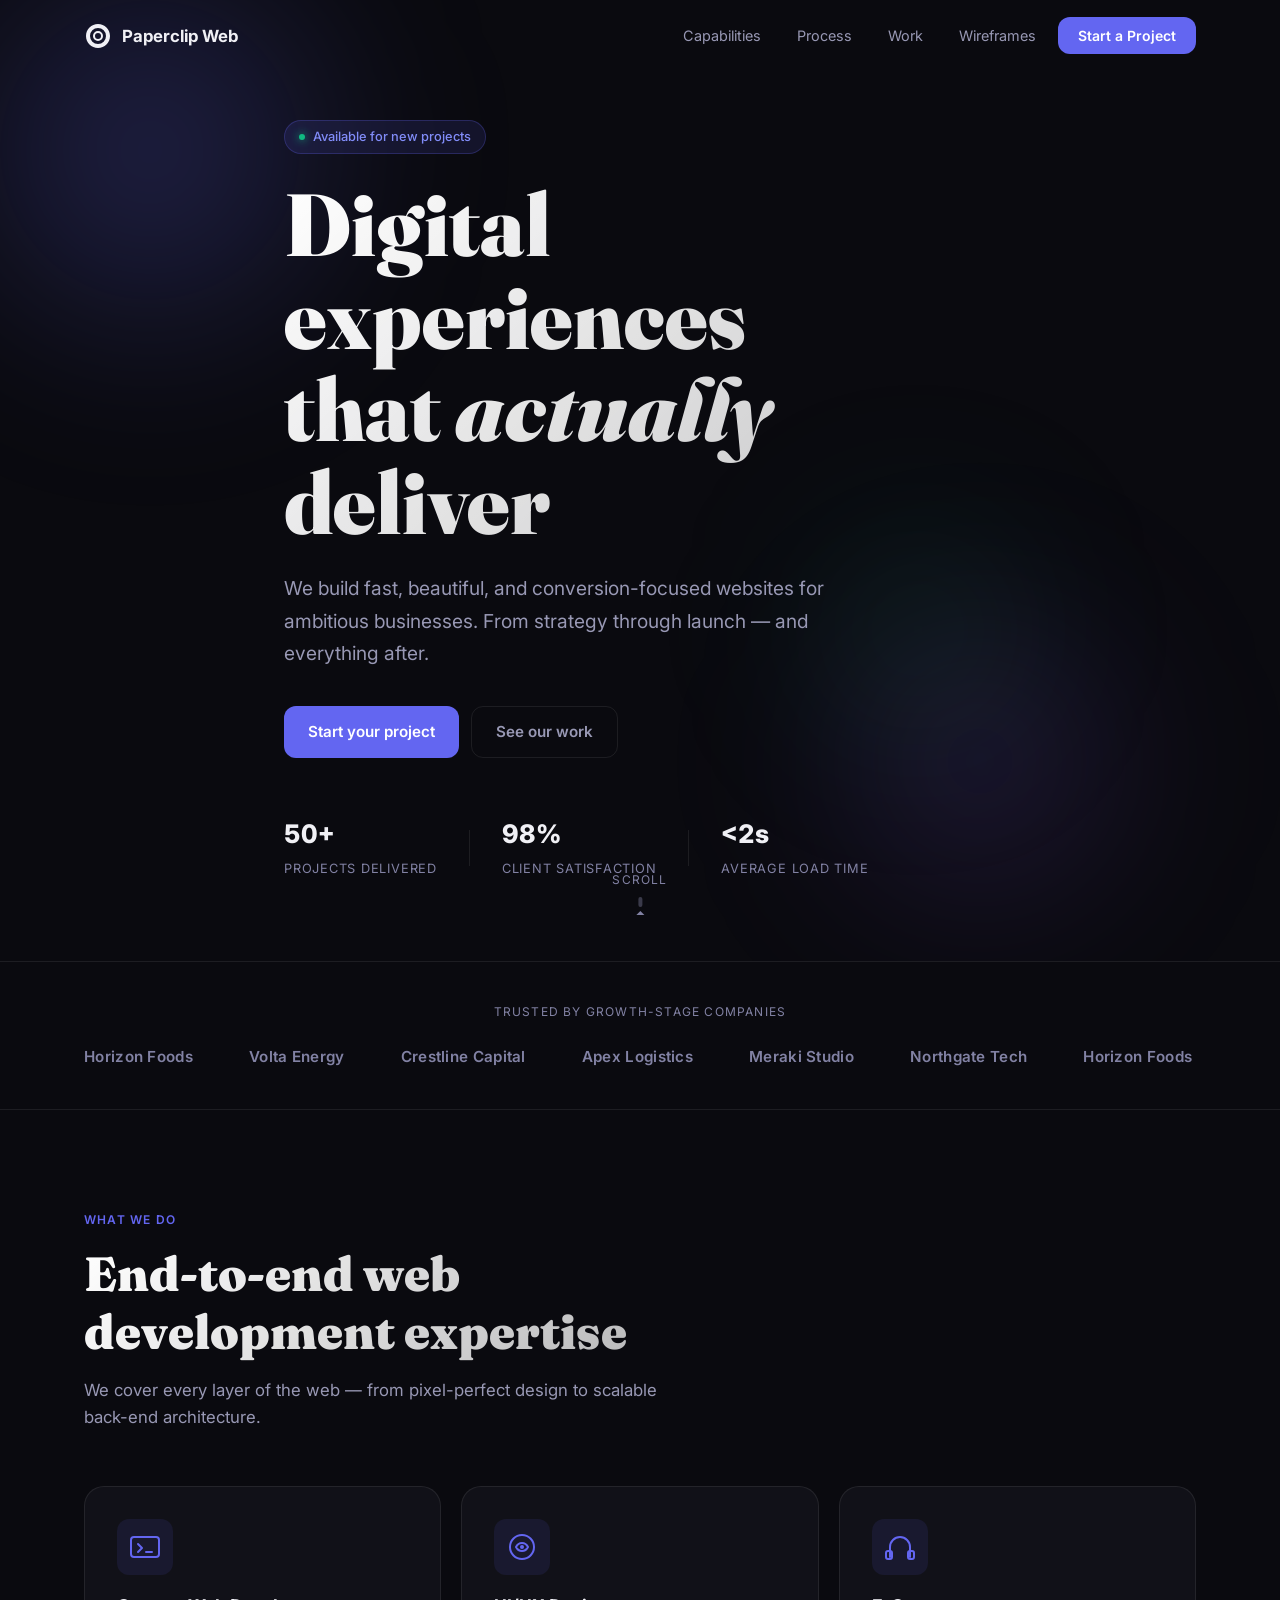
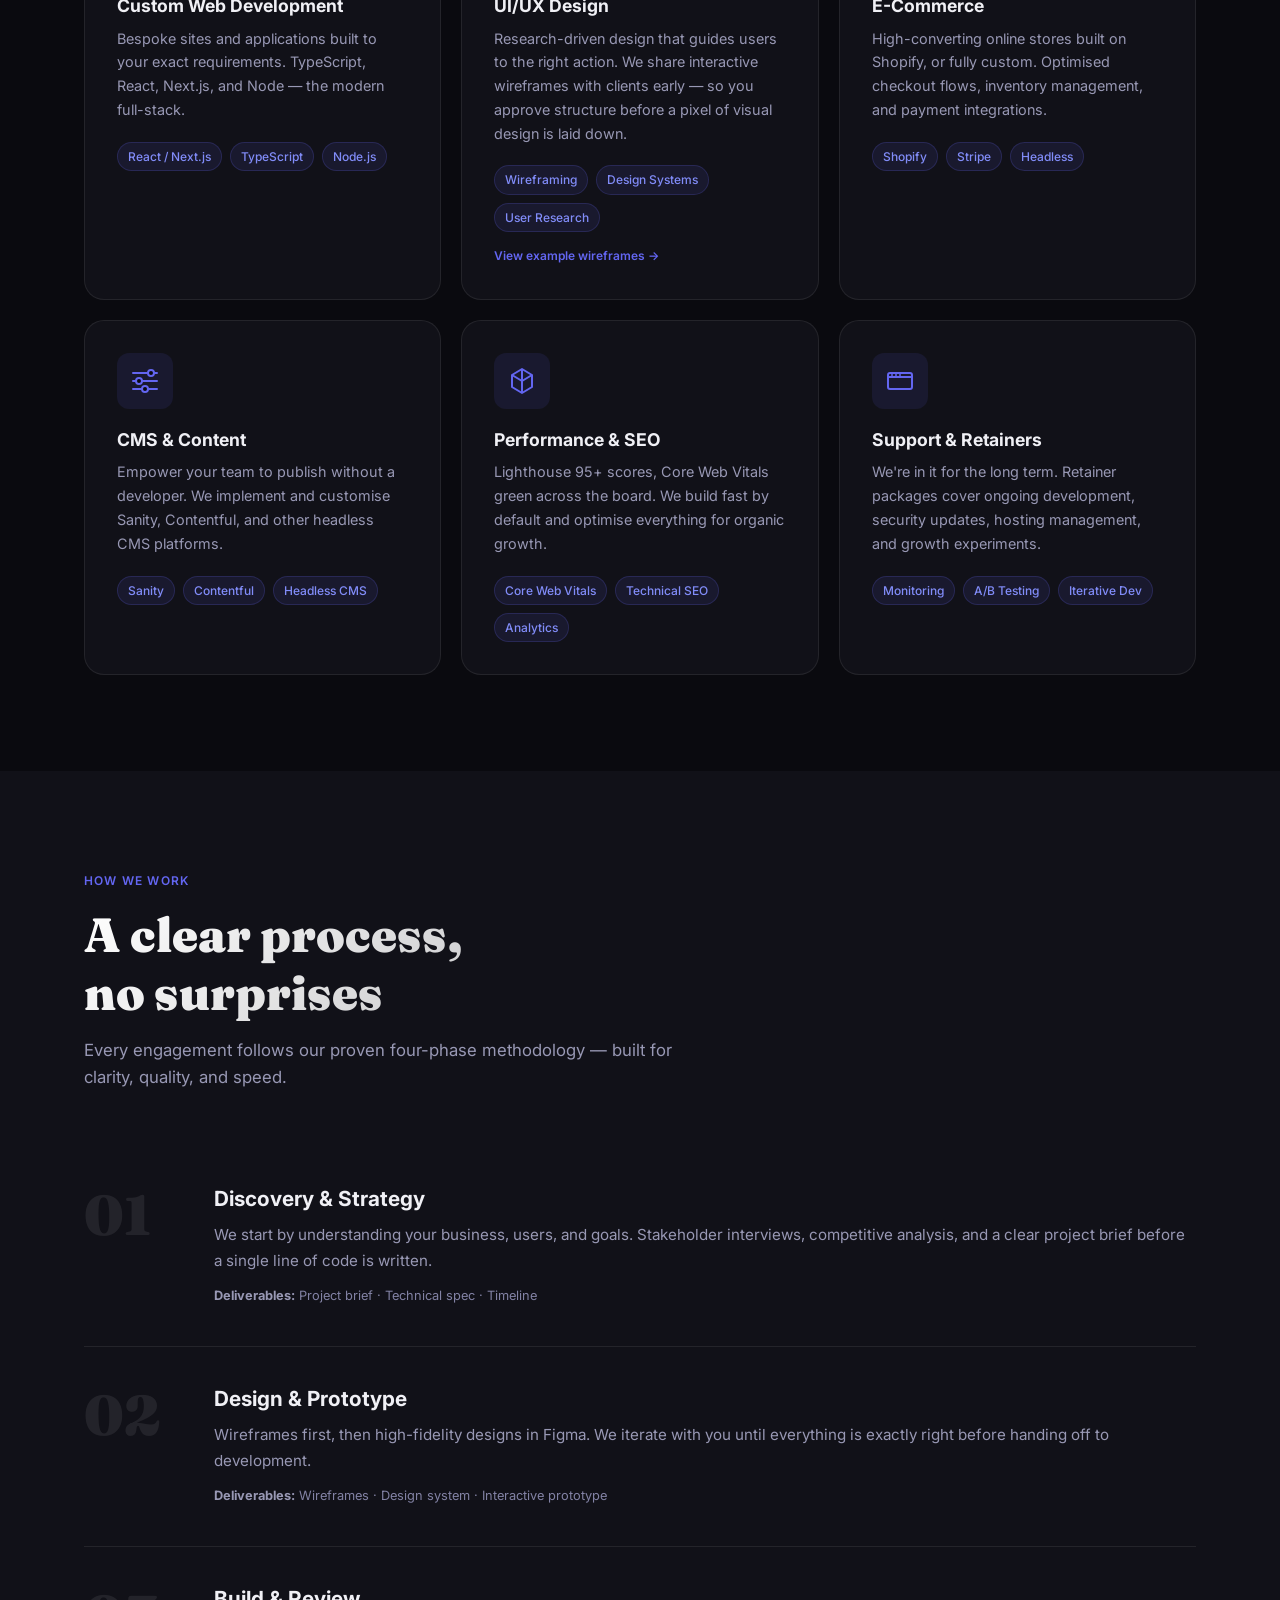
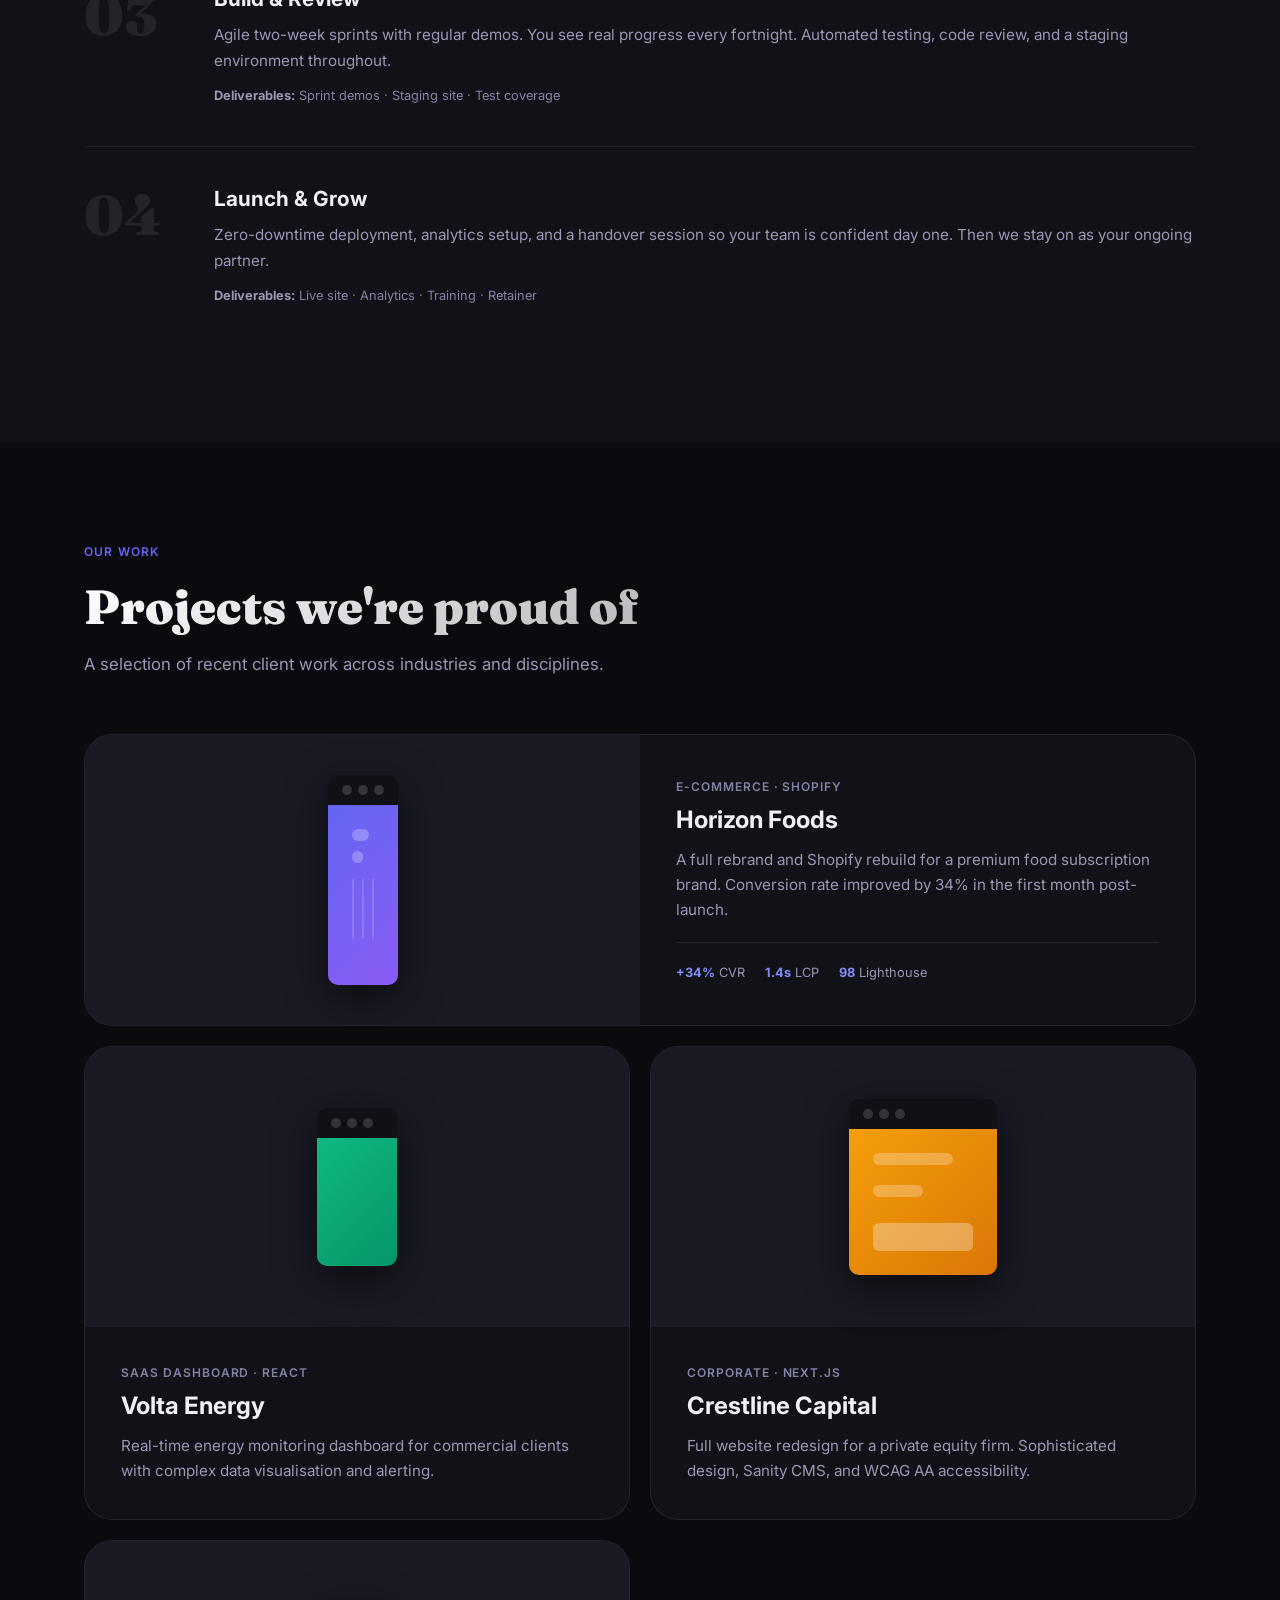
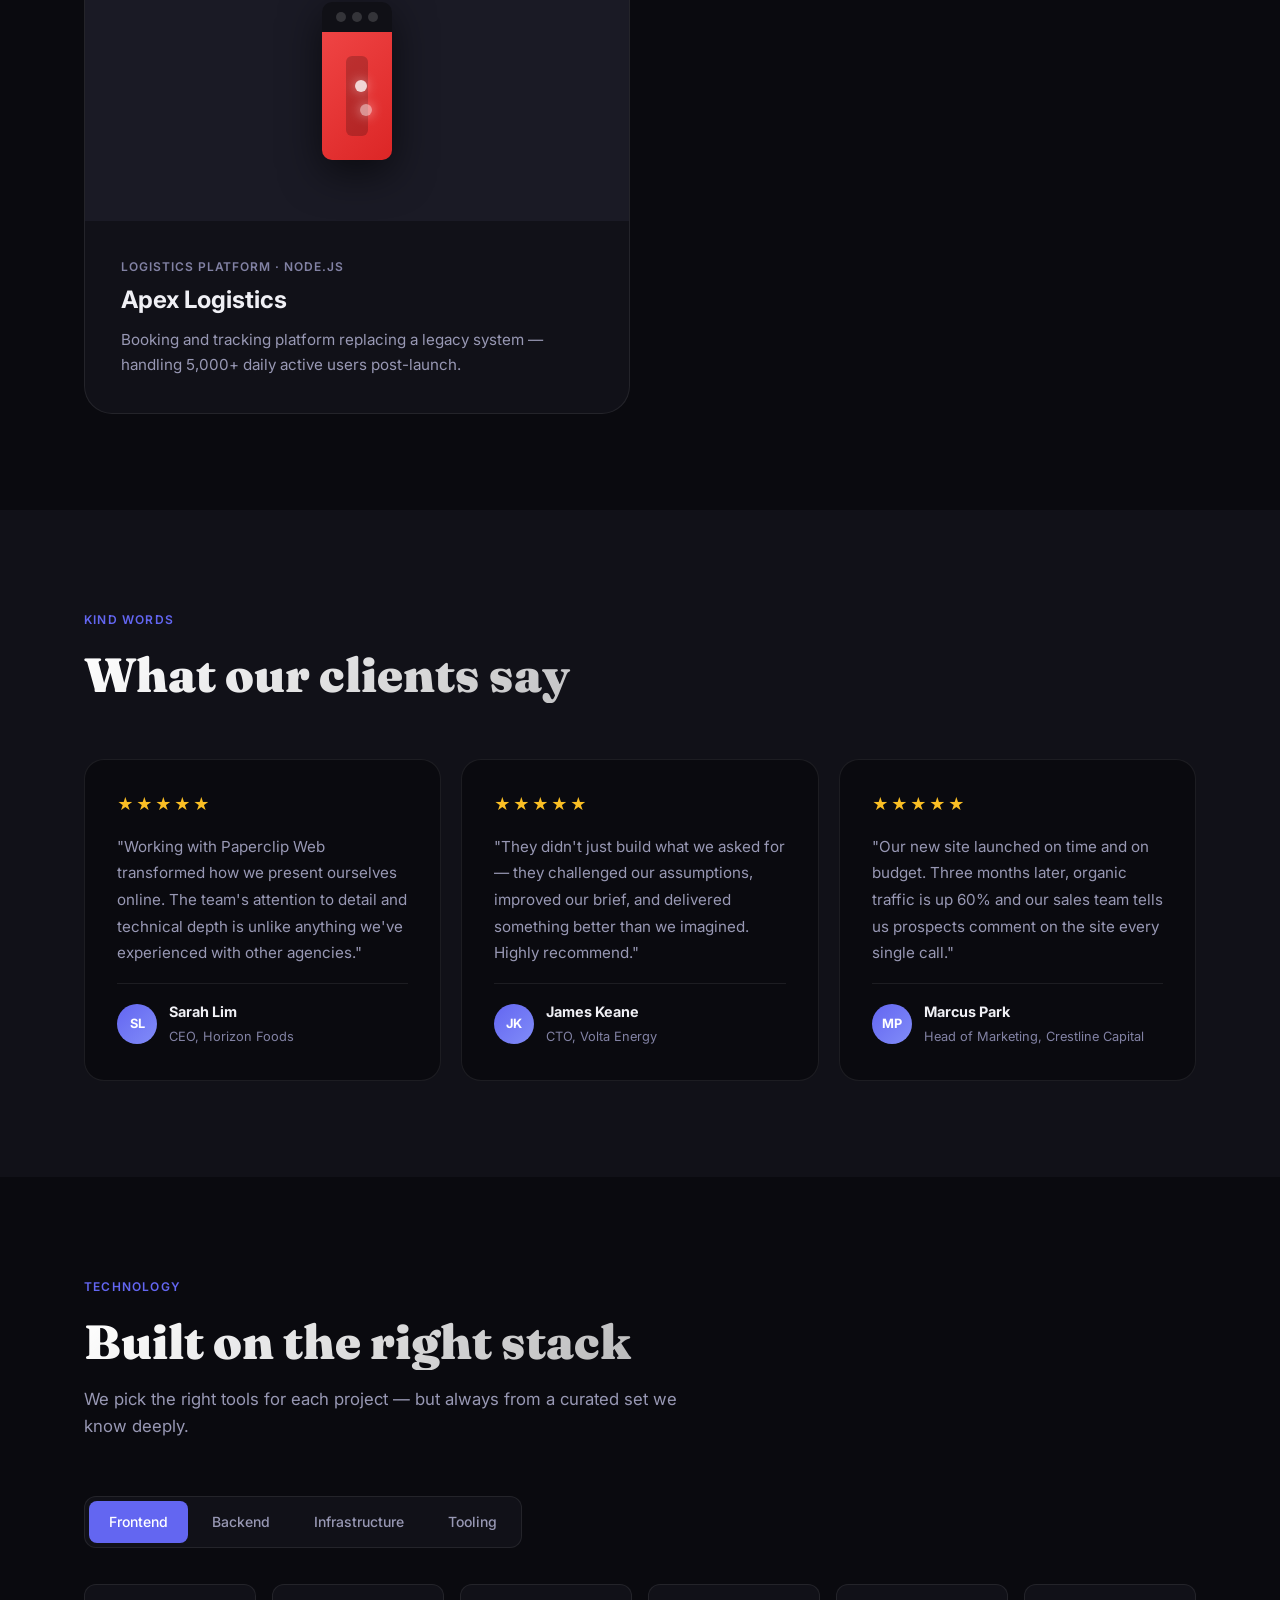
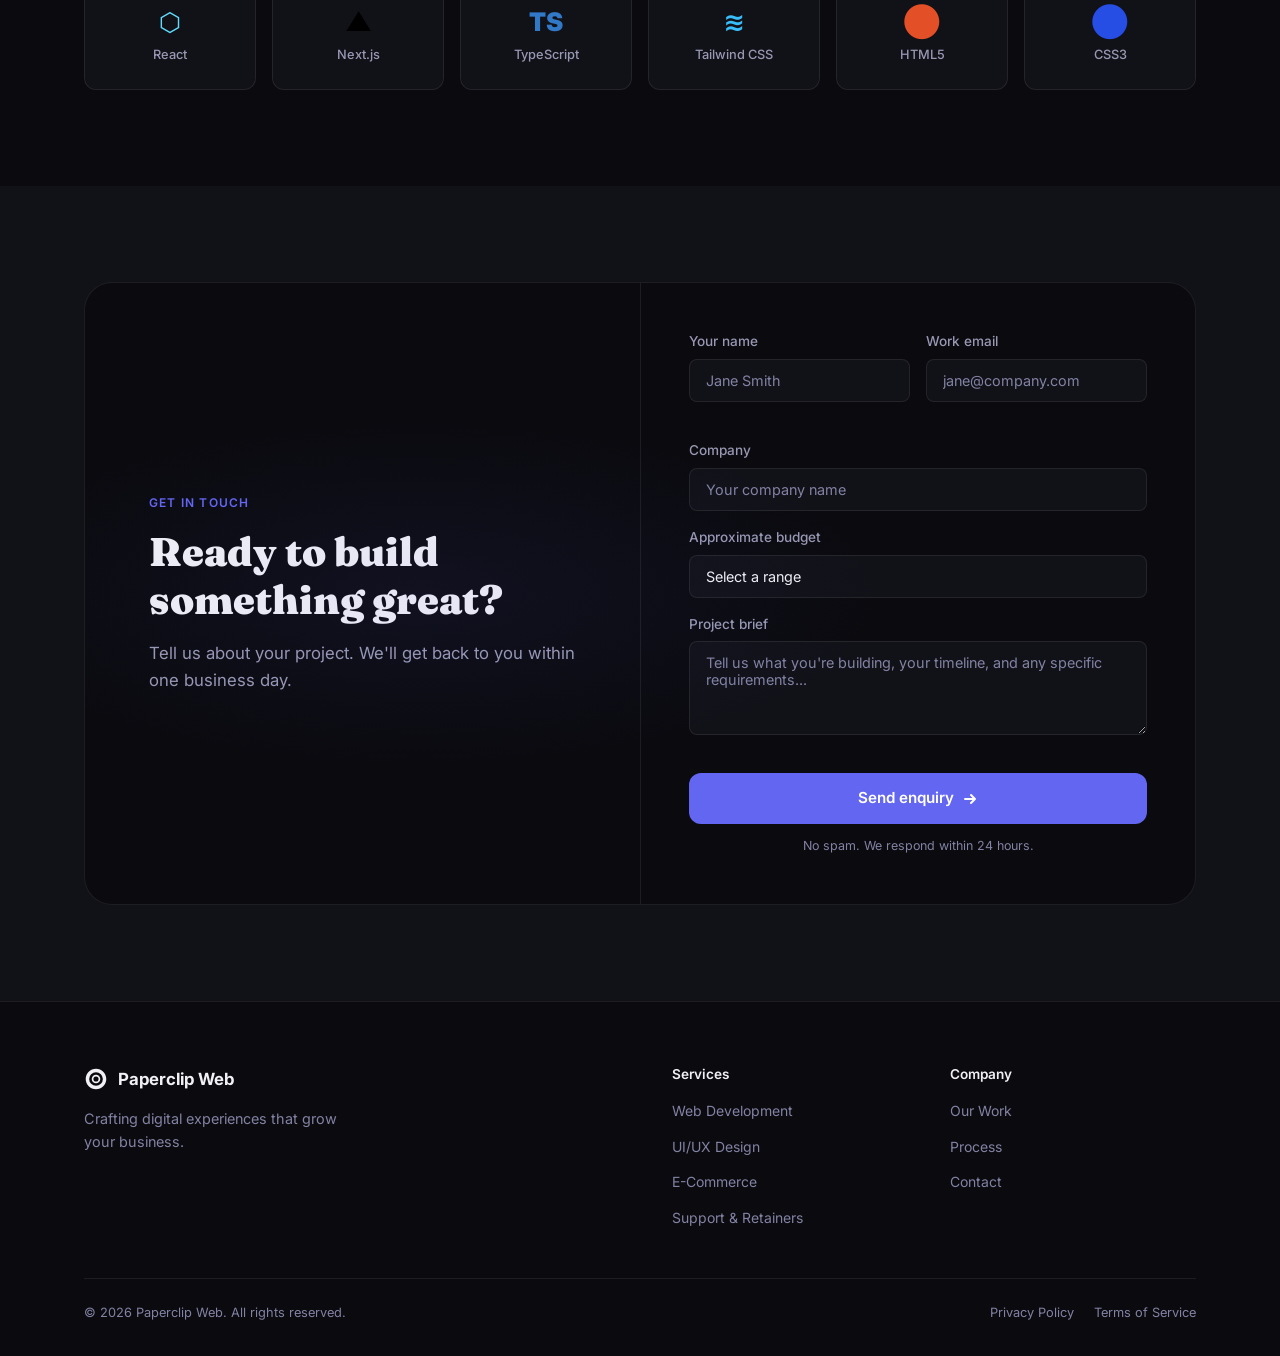
<file: index.html>
<!DOCTYPE html>
<html lang="en">
<head>
  <meta charset="UTF-8" />
  <meta name="viewport" content="width=device-width, initial-scale=1.0" />
  <meta name="description" content="Paperclip Web — Crafting digital experiences that grow your business. Professional web design and development." />
  <title>Paperclip Web — Digital Experiences That Deliver</title>
  <link rel="stylesheet" href="styles.css" />
  <link rel="preconnect" href="https://fonts.googleapis.com" />
  <link href="https://fonts.googleapis.com/css2?family=Inter:wght@300;400;500;600;700;800&family=Fraunces:wght@700;900&display=swap" rel="stylesheet" />
</head>
<body>

  <a href="#main-content" class="skip-to-main">Skip to main content</a>

  <!-- Navigation -->
  <header class="nav-wrapper" id="nav">
    <nav class="nav container">
      <a href="#" class="nav__logo">
        <svg width="28" height="28" viewBox="0 0 28 28" fill="none" aria-hidden="true">
          <path d="M14 2C7.373 2 2 7.373 2 14s5.373 12 12 12 12-5.373 12-12S20.627 2 14 2zm0 4a8 8 0 110 16A8 8 0 0114 6zm0 3a5 5 0 100 10A5 5 0 0014 9zm0 2a3 3 0 110 6 3 3 0 010-6z" fill="currentColor"/>
        </svg>
        Paperclip Web
      </a>
      <button class="nav__toggle" id="navToggle" aria-label="Toggle navigation" aria-expanded="false">
        <span></span><span></span><span></span>
      </button>
      <ul class="nav__links" id="navLinks">
        <li><a href="#capabilities" class="nav__link">Capabilities</a></li>
        <li><a href="#process" class="nav__link">Process</a></li>
        <li><a href="#work" class="nav__link">Work</a></li>
        <li><a href="wireframes/" class="nav__link">Wireframes</a></li>
        <li><a href="#contact" class="nav__cta">Start a Project</a></li>
      </ul>
    </nav>
  </header>

  <main id="main-content">

    <!-- Hero -->
    <section class="hero" id="hero">
      <div class="hero__bg" aria-hidden="true">
        <div class="hero__orb hero__orb--1"></div>
        <div class="hero__orb hero__orb--2"></div>
        <div class="hero__orb hero__orb--3"></div>
      </div>
      <div class="container hero__content">
        <div class="hero__badge" data-animate="fade-up">
          <span class="badge">Available for new projects</span>
        </div>
        <h1 class="hero__headline" data-animate="fade-up" data-delay="100">
          Digital experiences<br/>that <em>actually</em> deliver
        </h1>
        <p class="hero__sub" data-animate="fade-up" data-delay="200">
          We build fast, beautiful, and conversion-focused websites for ambitious businesses. From strategy through launch — and everything after.
        </p>
        <div class="hero__actions" data-animate="fade-up" data-delay="300">
          <a href="#contact" class="btn btn--primary">Start your project</a>
          <a href="#work" class="btn btn--ghost">See our work</a>
        </div>
        <div class="hero__stats" data-animate="fade-up" data-delay="400">
          <div class="stat">
            <span class="stat__number">50+</span>
            <span class="stat__label">Projects delivered</span>
          </div>
          <div class="stat__divider"></div>
          <div class="stat">
            <span class="stat__number">98%</span>
            <span class="stat__label">Client satisfaction</span>
          </div>
          <div class="stat__divider"></div>
          <div class="stat">
            <span class="stat__number">&lt;2s</span>
            <span class="stat__label">Average load time</span>
          </div>
        </div>
      </div>
      <div class="hero__scroll" aria-hidden="true">
        <span>Scroll</span>
        <svg width="16" height="24" viewBox="0 0 16 24"><rect x="6" y="0" width="4" height="10" rx="2" fill="currentColor" opacity="0.4"/><path d="M8 14l-4 4h8l-4-4z" fill="currentColor"/></svg>
      </div>
    </section>

    <!-- Logos -->
    <section class="logos section--tight">
      <div class="container">
        <p class="logos__label">Trusted by growth-stage companies</p>
        <div class="logos__track">
          <div class="logos__inner">
            <span class="logo-item">Horizon Foods</span>
            <span class="logo-item">Volta Energy</span>
            <span class="logo-item">Crestline Capital</span>
            <span class="logo-item">Apex Logistics</span>
            <span class="logo-item">Meraki Studio</span>
            <span class="logo-item">Northgate Tech</span>
            <span class="logo-item">Horizon Foods</span>
            <span class="logo-item">Volta Energy</span>
            <span class="logo-item">Crestline Capital</span>
            <span class="logo-item">Apex Logistics</span>
            <span class="logo-item">Meraki Studio</span>
            <span class="logo-item">Northgate Tech</span>
          </div>
        </div>
      </div>
    </section>

    <!-- Capabilities -->
    <section class="capabilities section" id="capabilities">
      <div class="container">
        <div class="section-header" data-animate="fade-up">
          <span class="section-tag">What we do</span>
          <h2 class="section-title">End-to-end web <br/>development expertise</h2>
          <p class="section-desc">We cover every layer of the web — from pixel-perfect design to scalable back-end architecture.</p>
        </div>
        <div class="capabilities__grid">
          <div class="cap-card" data-animate="fade-up" data-delay="0">
            <div class="cap-card__icon">
              <svg width="32" height="32" viewBox="0 0 32 32" fill="none"><rect x="2" y="6" width="28" height="20" rx="3" stroke="currentColor" stroke-width="2"/><path d="M9 13l4 4-4 4M17 21h6" stroke="currentColor" stroke-width="2" stroke-linecap="round" stroke-linejoin="round"/></svg>
            </div>
            <h3>Custom Web Development</h3>
            <p>Bespoke sites and applications built to your exact requirements. TypeScript, React, Next.js, and Node — the modern full-stack.</p>
            <ul class="cap-card__tags">
              <li>React / Next.js</li><li>TypeScript</li><li>Node.js</li>
            </ul>
          </div>
          <div class="cap-card" data-animate="fade-up" data-delay="100">
            <div class="cap-card__icon">
              <svg width="32" height="32" viewBox="0 0 32 32" fill="none"><circle cx="16" cy="16" r="12" stroke="currentColor" stroke-width="2"/><path d="M10 16s2-4 6-4 6 4 6 4-2 4-6 4-6-4-6-4z" stroke="currentColor" stroke-width="2" stroke-linejoin="round"/><circle cx="16" cy="16" r="2" fill="currentColor"/></svg>
            </div>
            <h3>UI/UX Design</h3>
            <p>Research-driven design that guides users to the right action. We share interactive wireframes with clients early — so you approve structure before a pixel of visual design is laid down.</p>
            <ul class="cap-card__tags">
              <li>Wireframing</li><li>Design Systems</li><li>User Research</li>
            </ul>
            <a href="wireframes/" style="display:inline-block;margin-top:14px;font-size:12px;font-weight:600;color:var(--color-accent);">View example wireframes →</a>
          </div>
          <div class="cap-card" data-animate="fade-up" data-delay="200">
            <div class="cap-card__icon">
              <svg width="32" height="32" viewBox="0 0 32 32" fill="none"><path d="M6 26V16a10 10 0 0120 0v10" stroke="currentColor" stroke-width="2" stroke-linecap="round"/><rect x="2" y="20" width="6" height="8" rx="2" stroke="currentColor" stroke-width="2"/><rect x="24" y="20" width="6" height="8" rx="2" stroke="currentColor" stroke-width="2"/></svg>
            </div>
            <h3>E-Commerce</h3>
            <p>High-converting online stores built on Shopify, or fully custom. Optimised checkout flows, inventory management, and payment integrations.</p>
            <ul class="cap-card__tags">
              <li>Shopify</li><li>Stripe</li><li>Headless</li>
            </ul>
          </div>
          <div class="cap-card" data-animate="fade-up" data-delay="0">
            <div class="cap-card__icon">
              <svg width="32" height="32" viewBox="0 0 32 32" fill="none"><path d="M4 16h24M4 8h24M4 24h24" stroke="currentColor" stroke-width="2" stroke-linecap="round"/><circle cx="10" cy="16" r="3" fill="var(--color-bg)" stroke="currentColor" stroke-width="2"/><circle cx="22" cy="8" r="3" fill="var(--color-bg)" stroke="currentColor" stroke-width="2"/><circle cx="16" cy="24" r="3" fill="var(--color-bg)" stroke="currentColor" stroke-width="2"/></svg>
            </div>
            <h3>CMS &amp; Content</h3>
            <p>Empower your team to publish without a developer. We implement and customise Sanity, Contentful, and other headless CMS platforms.</p>
            <ul class="cap-card__tags">
              <li>Sanity</li><li>Contentful</li><li>Headless CMS</li>
            </ul>
          </div>
          <div class="cap-card" data-animate="fade-up" data-delay="100">
            <div class="cap-card__icon">
              <svg width="32" height="32" viewBox="0 0 32 32" fill="none"><path d="M16 4l10 6v12l-10 6L6 22V10l10-6z" stroke="currentColor" stroke-width="2" stroke-linejoin="round"/><path d="M16 4v24M6 10l10 6 10-6" stroke="currentColor" stroke-width="2" stroke-linejoin="round"/></svg>
            </div>
            <h3>Performance &amp; SEO</h3>
            <p>Lighthouse 95+ scores, Core Web Vitals green across the board. We build fast by default and optimise everything for organic growth.</p>
            <ul class="cap-card__tags">
              <li>Core Web Vitals</li><li>Technical SEO</li><li>Analytics</li>
            </ul>
          </div>
          <div class="cap-card" data-animate="fade-up" data-delay="200">
            <div class="cap-card__icon">
              <svg width="32" height="32" viewBox="0 0 32 32" fill="none"><rect x="4" y="8" width="24" height="16" rx="2" stroke="currentColor" stroke-width="2"/><path d="M4 12h24" stroke="currentColor" stroke-width="2"/><circle cx="8" cy="10" r="1" fill="currentColor"/><circle cx="12" cy="10" r="1" fill="currentColor"/><circle cx="16" cy="10" r="1" fill="currentColor"/></svg>
            </div>
            <h3>Support &amp; Retainers</h3>
            <p>We're in it for the long term. Retainer packages cover ongoing development, security updates, hosting management, and growth experiments.</p>
            <ul class="cap-card__tags">
              <li>Monitoring</li><li>A/B Testing</li><li>Iterative Dev</li>
            </ul>
          </div>
        </div>
      </div>
    </section>

    <!-- Process -->
    <section class="process section" id="process">
      <div class="container">
        <div class="section-header" data-animate="fade-up">
          <span class="section-tag">How we work</span>
          <h2 class="section-title">A clear process, <br/>no surprises</h2>
          <p class="section-desc">Every engagement follows our proven four-phase methodology — built for clarity, quality, and speed.</p>
        </div>
        <div class="process__steps">
          <div class="process-step" data-animate="fade-right" data-delay="0">
            <div class="process-step__number">01</div>
            <div class="process-step__body">
              <h3>Discovery &amp; Strategy</h3>
              <p>We start by understanding your business, users, and goals. Stakeholder interviews, competitive analysis, and a clear project brief before a single line of code is written.</p>
              <div class="process-step__deliverables">
                <strong>Deliverables:</strong> Project brief · Technical spec · Timeline
              </div>
            </div>
          </div>
          <div class="process-step" data-animate="fade-right" data-delay="100">
            <div class="process-step__number">02</div>
            <div class="process-step__body">
              <h3>Design &amp; Prototype</h3>
              <p>Wireframes first, then high-fidelity designs in Figma. We iterate with you until everything is exactly right before handing off to development.</p>
              <div class="process-step__deliverables">
                <strong>Deliverables:</strong> Wireframes · Design system · Interactive prototype
              </div>
            </div>
          </div>
          <div class="process-step" data-animate="fade-right" data-delay="200">
            <div class="process-step__number">03</div>
            <div class="process-step__body">
              <h3>Build &amp; Review</h3>
              <p>Agile two-week sprints with regular demos. You see real progress every fortnight. Automated testing, code review, and a staging environment throughout.</p>
              <div class="process-step__deliverables">
                <strong>Deliverables:</strong> Sprint demos · Staging site · Test coverage
              </div>
            </div>
          </div>
          <div class="process-step" data-animate="fade-right" data-delay="300">
            <div class="process-step__number">04</div>
            <div class="process-step__body">
              <h3>Launch &amp; Grow</h3>
              <p>Zero-downtime deployment, analytics setup, and a handover session so your team is confident day one. Then we stay on as your ongoing partner.</p>
              <div class="process-step__deliverables">
                <strong>Deliverables:</strong> Live site · Analytics · Training · Retainer
              </div>
            </div>
          </div>
        </div>
      </div>
    </section>

    <!-- Work / Portfolio -->
    <section class="work section" id="work">
      <div class="container">
        <div class="section-header" data-animate="fade-up">
          <span class="section-tag">Our work</span>
          <h2 class="section-title">Projects we're proud of</h2>
          <p class="section-desc">A selection of recent client work across industries and disciplines.</p>
        </div>
        <div class="work__grid">
          <article class="project-card project-card--featured" data-animate="fade-up">
            <div class="project-card__visual" style="--accent: #6366f1">
              <div class="project-card__mockup">
                <div class="mockup-browser">
                  <div class="mockup-browser__bar"><span></span><span></span><span></span></div>
                  <div class="mockup-browser__content" style="background: linear-gradient(135deg, #6366f1 0%, #8b5cf6 100%)">
                    <div class="mockup-text"></div>
                    <div class="mockup-text mockup-text--short"></div>
                    <div class="mockup-cards">
                      <div class="mockup-card"></div>
                      <div class="mockup-card"></div>
                      <div class="mockup-card"></div>
                    </div>
                  </div>
                </div>
              </div>
            </div>
            <div class="project-card__body">
              <span class="project-tag">E-Commerce · Shopify</span>
              <h3>Horizon Foods</h3>
              <p>A full rebrand and Shopify rebuild for a premium food subscription brand. Conversion rate improved by 34% in the first month post-launch.</p>
              <div class="project-card__metrics">
                <span><strong>+34%</strong> CVR</span>
                <span><strong>1.4s</strong> LCP</span>
                <span><strong>98</strong> Lighthouse</span>
              </div>
            </div>
          </article>

          <article class="project-card" data-animate="fade-up" data-delay="100">
            <div class="project-card__visual" style="--accent: #10b981">
              <div class="project-card__mockup project-card__mockup--small">
                <div class="mockup-browser">
                  <div class="mockup-browser__bar"><span></span><span></span><span></span></div>
                  <div class="mockup-browser__content" style="background: linear-gradient(135deg, #10b981 0%, #059669 100%)">
                    <div class="mockup-chart">
                      <div class="mockup-bar" style="height:40%"></div>
                      <div class="mockup-bar" style="height:70%"></div>
                      <div class="mockup-bar" style="height:55%"></div>
                      <div class="mockup-bar" style="height:90%"></div>
                      <div class="mockup-bar" style="height:65%"></div>
                    </div>
                  </div>
                </div>
              </div>
            </div>
            <div class="project-card__body">
              <span class="project-tag">SaaS Dashboard · React</span>
              <h3>Volta Energy</h3>
              <p>Real-time energy monitoring dashboard for commercial clients with complex data visualisation and alerting.</p>
            </div>
          </article>

          <article class="project-card" data-animate="fade-up" data-delay="200">
            <div class="project-card__visual" style="--accent: #f59e0b">
              <div class="project-card__mockup project-card__mockup--small">
                <div class="mockup-browser">
                  <div class="mockup-browser__bar"><span></span><span></span><span></span></div>
                  <div class="mockup-browser__content" style="background: linear-gradient(135deg, #f59e0b 0%, #d97706 100%)">
                    <div class="mockup-hero-block">
                      <div class="mockup-text"></div>
                      <div class="mockup-text mockup-text--short"></div>
                      <div class="mockup-btn"></div>
                    </div>
                  </div>
                </div>
              </div>
            </div>
            <div class="project-card__body">
              <span class="project-tag">Corporate · Next.js</span>
              <h3>Crestline Capital</h3>
              <p>Full website redesign for a private equity firm. Sophisticated design, Sanity CMS, and WCAG AA accessibility.</p>
            </div>
          </article>

          <article class="project-card" data-animate="fade-up" data-delay="300">
            <div class="project-card__visual" style="--accent: #ef4444">
              <div class="project-card__mockup project-card__mockup--small">
                <div class="mockup-browser">
                  <div class="mockup-browser__bar"><span></span><span></span><span></span></div>
                  <div class="mockup-browser__content" style="background: linear-gradient(135deg, #ef4444 0%, #dc2626 100%)">
                    <div class="mockup-map">
                      <div class="mockup-pin"></div>
                      <div class="mockup-pin mockup-pin--2"></div>
                    </div>
                  </div>
                </div>
              </div>
            </div>
            <div class="project-card__body">
              <span class="project-tag">Logistics Platform · Node.js</span>
              <h3>Apex Logistics</h3>
              <p>Booking and tracking platform replacing a legacy system — handling 5,000+ daily active users post-launch.</p>
            </div>
          </article>
        </div>
      </div>
    </section>

    <!-- Testimonials -->
    <section class="testimonials section" id="testimonials">
      <div class="container">
        <div class="section-header" data-animate="fade-up">
          <span class="section-tag">Kind words</span>
          <h2 class="section-title">What our clients say</h2>
        </div>
        <div class="testimonials__grid">
          <blockquote class="testimonial" data-animate="fade-up" data-delay="0">
            <div class="testimonial__stars" aria-label="5 stars">★★★★★</div>
            <p>"Working with Paperclip Web transformed how we present ourselves online. The team's attention to detail and technical depth is unlike anything we've experienced with other agencies."</p>
            <footer>
              <div class="testimonial__avatar" aria-hidden="true">SL</div>
              <div>
                <strong>Sarah Lim</strong>
                <span>CEO, Horizon Foods</span>
              </div>
            </footer>
          </blockquote>
          <blockquote class="testimonial" data-animate="fade-up" data-delay="100">
            <div class="testimonial__stars" aria-label="5 stars">★★★★★</div>
            <p>"They didn't just build what we asked for — they challenged our assumptions, improved our brief, and delivered something better than we imagined. Highly recommend."</p>
            <footer>
              <div class="testimonial__avatar" aria-hidden="true">JK</div>
              <div>
                <strong>James Keane</strong>
                <span>CTO, Volta Energy</span>
              </div>
            </footer>
          </blockquote>
          <blockquote class="testimonial" data-animate="fade-up" data-delay="200">
            <div class="testimonial__stars" aria-label="5 stars">★★★★★</div>
            <p>"Our new site launched on time and on budget. Three months later, organic traffic is up 60% and our sales team tells us prospects comment on the site every single call."</p>
            <footer>
              <div class="testimonial__avatar" aria-hidden="true">MP</div>
              <div>
                <strong>Marcus Park</strong>
                <span>Head of Marketing, Crestline Capital</span>
              </div>
            </footer>
          </blockquote>
        </div>
      </div>
    </section>

    <!-- Interactive demo: tabs -->
    <section class="tech-stack section" id="tech">
      <div class="container">
        <div class="section-header" data-animate="fade-up">
          <span class="section-tag">Technology</span>
          <h2 class="section-title">Built on the right stack</h2>
          <p class="section-desc">We pick the right tools for each project — but always from a curated set we know deeply.</p>
        </div>
        <div class="tabs" data-animate="fade-up">
          <div class="tabs__nav" role="tablist">
            <button class="tabs__tab tabs__tab--active" role="tab" aria-selected="true" data-tab="frontend">Frontend</button>
            <button class="tabs__tab" role="tab" aria-selected="false" data-tab="backend">Backend</button>
            <button class="tabs__tab" role="tab" aria-selected="false" data-tab="infra">Infrastructure</button>
            <button class="tabs__tab" role="tab" aria-selected="false" data-tab="tooling">Tooling</button>
          </div>
          <div class="tabs__panels">
            <div class="tabs__panel tabs__panel--active" id="tab-frontend" role="tabpanel">
              <div class="tech-grid">
                <div class="tech-item"><div class="tech-item__icon" style="color:#61dafb">⬡</div><span>React</span></div>
                <div class="tech-item"><div class="tech-item__icon" style="color:#000">▲</div><span>Next.js</span></div>
                <div class="tech-item"><div class="tech-item__icon" style="color:#3178c6">TS</div><span>TypeScript</span></div>
                <div class="tech-item"><div class="tech-item__icon" style="color:#38bdf8">≋</div><span>Tailwind CSS</span></div>
                <div class="tech-item"><div class="tech-item__icon" style="color:#e34f26">⬤</div><span>HTML5</span></div>
                <div class="tech-item"><div class="tech-item__icon" style="color:#264de4">⬤</div><span>CSS3</span></div>
              </div>
            </div>
            <div class="tabs__panel" id="tab-backend" role="tabpanel">
              <div class="tech-grid">
                <div class="tech-item"><div class="tech-item__icon" style="color:#68a063">⬡</div><span>Node.js</span></div>
                <div class="tech-item"><div class="tech-item__icon" style="color:#000">▲</div><span>Fastify</span></div>
                <div class="tech-item"><div class="tech-item__icon" style="color:#336791">⬤</div><span>PostgreSQL</span></div>
                <div class="tech-item"><div class="tech-item__icon" style="color:#dc382d">⬤</div><span>Redis</span></div>
                <div class="tech-item"><div class="tech-item__icon" style="color:#3ecf8e">▲</div><span>Supabase</span></div>
                <div class="tech-item"><div class="tech-item__icon" style="color:#f05032">⬡</div><span>REST / GraphQL</span></div>
              </div>
            </div>
            <div class="tabs__panel" id="tab-infra" role="tabpanel">
              <div class="tech-grid">
                <div class="tech-item"><div class="tech-item__icon" style="color:#000">▲</div><span>Vercel</span></div>
                <div class="tech-item"><div class="tech-item__icon" style="color:#f38020">⬡</div><span>Cloudflare</span></div>
                <div class="tech-item"><div class="tech-item__icon" style="color:#ff9900">⬡</div><span>AWS</span></div>
                <div class="tech-item"><div class="tech-item__icon" style="color:#2496ed">⬤</div><span>Docker</span></div>
                <div class="tech-item"><div class="tech-item__icon" style="color:#326ce5">⬤</div><span>Kubernetes</span></div>
                <div class="tech-item"><div class="tech-item__icon" style="color:#f05032">⬡</div><span>GitHub Actions</span></div>
              </div>
            </div>
            <div class="tabs__panel" id="tab-tooling" role="tabpanel">
              <div class="tech-grid">
                <div class="tech-item"><div class="tech-item__icon" style="color:#a259ff">⬡</div><span>Figma</span></div>
                <div class="tech-item"><div class="tech-item__icon" style="color:#f03e2f">⬡</div><span>Sanity CMS</span></div>
                <div class="tech-item"><div class="tech-item__icon" style="color:#175bdc">⬡</div><span>Contentful</span></div>
                <div class="tech-item"><div class="tech-item__icon" style="color:#7950f2">⬡</div><span>Stripe</span></div>
                <div class="tech-item"><div class="tech-item__icon" style="color:#3ecf8e">⬡</div><span>Playwright</span></div>
                <div class="tech-item"><div class="tech-item__icon" style="color:#c21325">⬡</div><span>Jest / Vitest</span></div>
              </div>
            </div>
          </div>
        </div>
      </div>
    </section>

    <!-- CTA / Contact -->
    <section class="cta-section section" id="contact">
      <div class="container">
        <div class="cta-card" data-animate="fade-up">
          <div class="cta-card__content">
            <span class="section-tag">Get in touch</span>
            <h2>Ready to build something great?</h2>
            <p>Tell us about your project. We'll get back to you within one business day.</p>
          </div>
          <form class="contact-form" id="contactForm" novalidate>
            <div class="form-row">
              <div class="form-group">
                <label for="name">Your name</label>
                <input type="text" id="name" name="name" placeholder="Jane Smith" required autocomplete="name" />
                <span class="form-error" id="nameError"></span>
              </div>
              <div class="form-group">
                <label for="email">Work email</label>
                <input type="email" id="email" name="email" placeholder="jane@company.com" required autocomplete="email" />
                <span class="form-error" id="emailError"></span>
              </div>
            </div>
            <div class="form-group">
              <label for="company">Company</label>
              <input type="text" id="company" name="company" placeholder="Your company name" autocomplete="organization" />
            </div>
            <div class="form-group">
              <label for="budget">Approximate budget</label>
              <select id="budget" name="budget">
                <option value="" disabled selected>Select a range</option>
                <option>Under £10k</option>
                <option>£10k – £25k</option>
                <option>£25k – £50k</option>
                <option>£50k – £100k</option>
                <option>£100k+</option>
              </select>
            </div>
            <div class="form-group">
              <label for="message">Project brief</label>
              <textarea id="message" name="message" rows="4" placeholder="Tell us what you're building, your timeline, and any specific requirements..." required></textarea>
              <span class="form-error" id="messageError"></span>
            </div>
            <button type="submit" class="btn btn--primary btn--full">
              <span class="btn__text">Send enquiry</span>
              <svg class="btn__icon" width="16" height="16" viewBox="0 0 16 16" fill="none" aria-hidden="true"><path d="M3 8h10M9 4l4 4-4 4" stroke="currentColor" stroke-width="2" stroke-linecap="round" stroke-linejoin="round"/></svg>
            </button>
            <p class="form-note">No spam. We respond within 24 hours.</p>
          </form>
          <div class="contact-success" id="contactSuccess" aria-live="polite">
            <div class="success-icon" aria-hidden="true">
              <svg width="48" height="48" viewBox="0 0 48 48" fill="none"><circle cx="24" cy="24" r="22" stroke="currentColor" stroke-width="2"/><path d="M14 24l8 8 12-16" stroke="currentColor" stroke-width="2.5" stroke-linecap="round" stroke-linejoin="round"/></svg>
            </div>
            <h3>Message received!</h3>
            <p>Thanks for reaching out. We'll be in touch within one business day.</p>
          </div>
        </div>
      </div>
    </section>

  </main>

  <!-- Footer -->
  <footer class="footer">
    <div class="container">
      <div class="footer__top">
        <div class="footer__brand">
          <a href="#" class="nav__logo">
            <svg width="24" height="24" viewBox="0 0 28 28" fill="none" aria-hidden="true"><path d="M14 2C7.373 2 2 7.373 2 14s5.373 12 12 12 12-5.373 12-12S20.627 2 14 2zm0 4a8 8 0 110 16A8 8 0 0114 6zm0 3a5 5 0 100 10A5 5 0 0014 9zm0 2a3 3 0 110 6 3 3 0 010-6z" fill="currentColor"/></svg>
            Paperclip Web
          </a>
          <p>Crafting digital experiences that grow your business.</p>
        </div>
        <div class="footer__links">
          <div class="footer__col">
            <h4>Services</h4>
            <ul>
              <li><a href="#capabilities">Web Development</a></li>
              <li><a href="#capabilities">UI/UX Design</a></li>
              <li><a href="#capabilities">E-Commerce</a></li>
              <li><a href="#capabilities">Support &amp; Retainers</a></li>
            </ul>
          </div>
          <div class="footer__col">
            <h4>Company</h4>
            <ul>
              <li><a href="#work">Our Work</a></li>
              <li><a href="#process">Process</a></li>
              <li><a href="#contact">Contact</a></li>
            </ul>
          </div>
        </div>
      </div>
      <div class="footer__bottom">
        <p>&copy; 2026 Paperclip Web. All rights reserved.</p>
        <div class="footer__legal">
          <a href="#">Privacy Policy</a>
          <a href="#">Terms of Service</a>
        </div>
      </div>
    </div>
  </footer>

  <script src="script.js"></script>
</body>
</html>
</file>
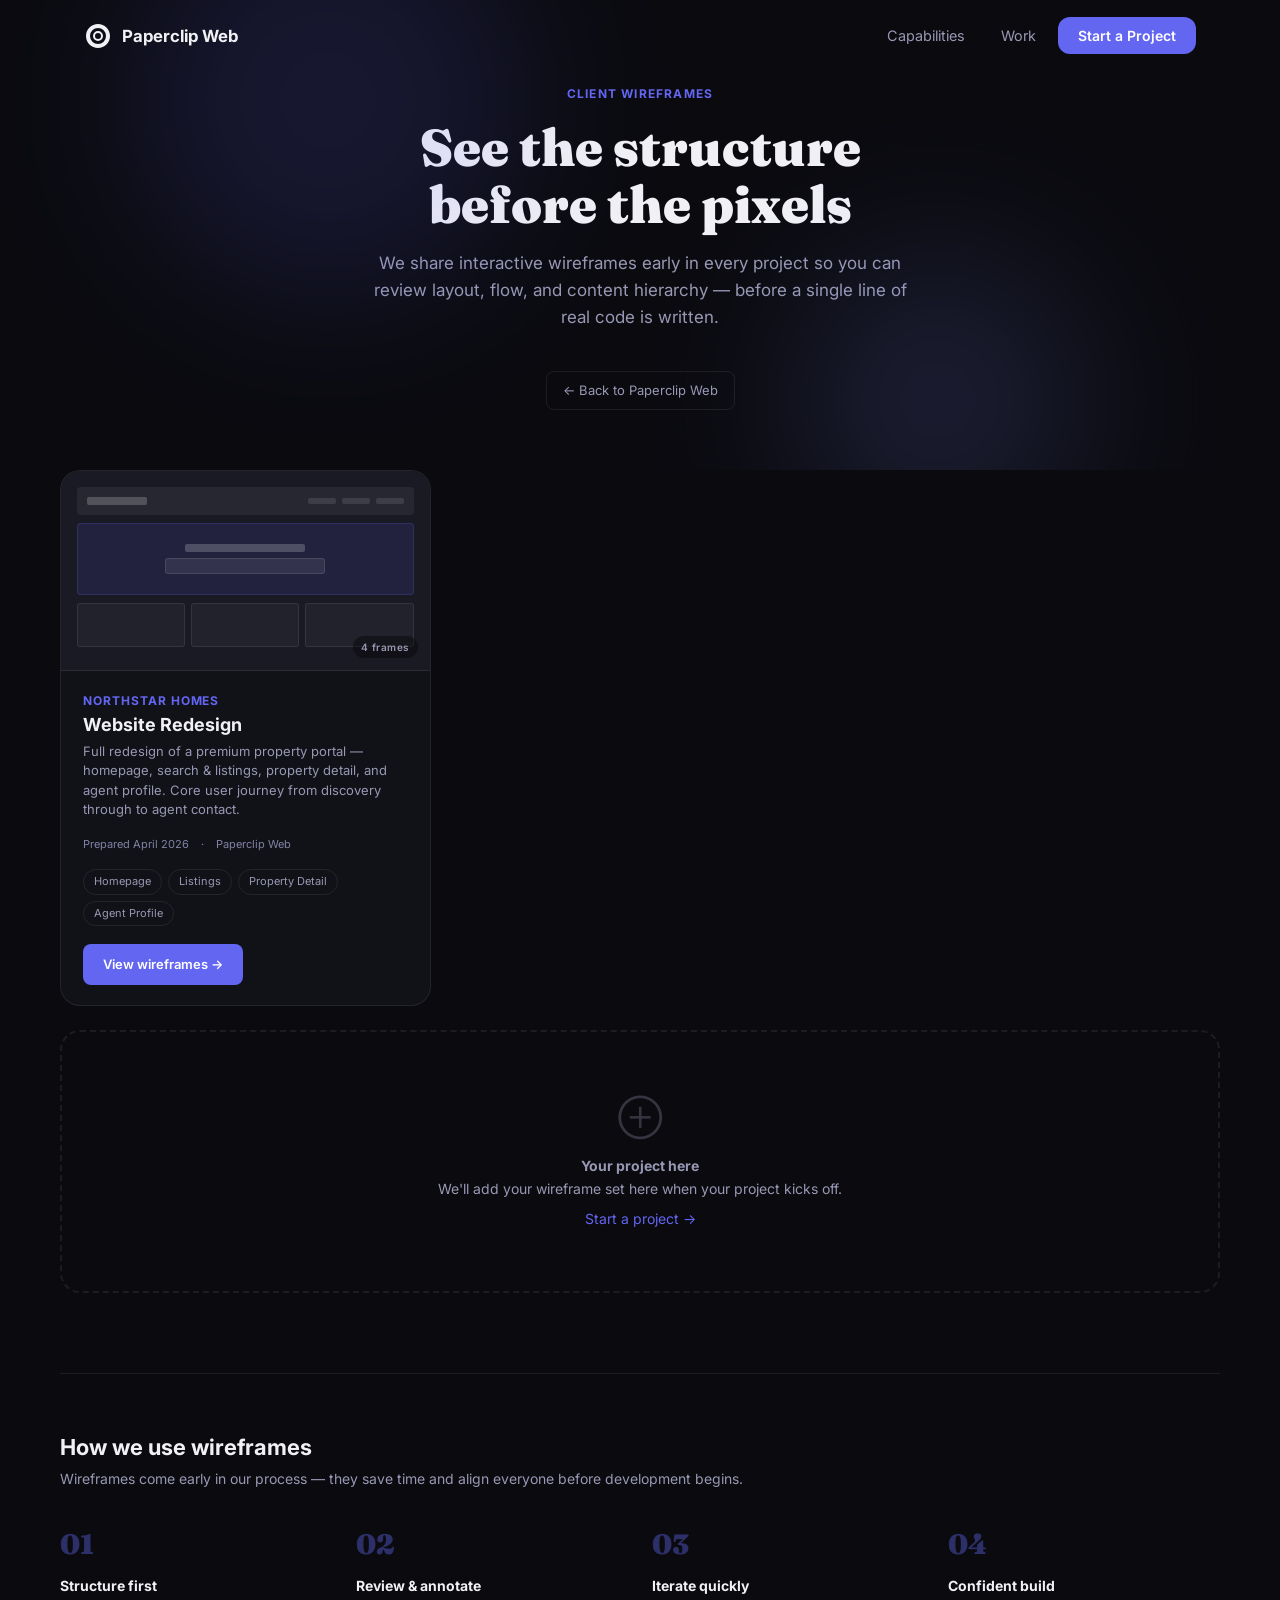
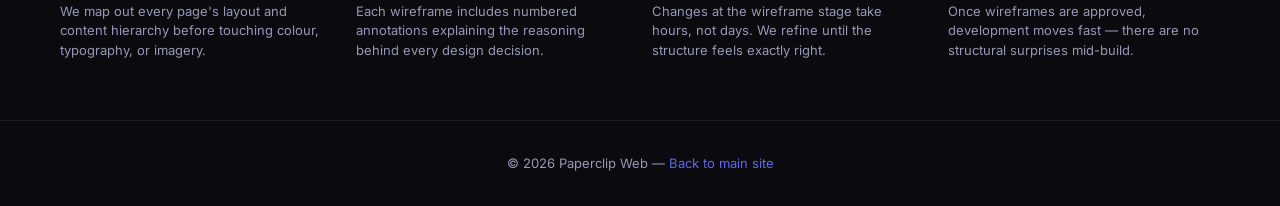
<file: wireframes/index.html>
<!DOCTYPE html>
<html lang="en">
<head>
  <meta charset="UTF-8" />
  <meta name="viewport" content="width=device-width, initial-scale=1.0" />
  <title>Client Wireframes — Paperclip Web</title>
  <meta name="description" content="Wireframe prototypes prepared by Paperclip Web for client review." />
  <link rel="stylesheet" href="../styles.css" />
  <link rel="preconnect" href="https://fonts.googleapis.com" />
  <link href="https://fonts.googleapis.com/css2?family=Inter:wght@300;400;500;600;700;800&family=Fraunces:wght@700;900&display=swap" rel="stylesheet" />
  <style>
    .wf-gallery-page { min-height: 100vh; background: var(--color-bg); }

    /* Hero */
    .wf-hero {
      padding: 80px 0 60px;
      text-align: center;
      position: relative;
      overflow: hidden;
    }
    .wf-hero__bg {
      position: absolute; inset: 0; pointer-events: none;
    }
    .wf-hero__orb {
      position: absolute; border-radius: 50%;
      filter: blur(80px); opacity: 0.15;
    }
    .wf-hero__orb--1 { width: 400px; height: 400px; background: #6366f1; top: -100px; left: 10%; }
    .wf-hero__orb--2 { width: 300px; height: 300px; background: #818cf8; bottom: -80px; right: 15%; }
    .wf-hero__eyebrow {
      display: inline-block; font-size: 12px; font-weight: 700;
      letter-spacing: 0.1em; text-transform: uppercase;
      color: var(--color-accent); margin-bottom: 16px;
    }
    .wf-hero__title {
      font-family: var(--font-display);
      font-size: clamp(32px, 5vw, 52px);
      font-weight: 900; line-height: 1.1;
      color: var(--color-text); margin-bottom: 16px;
    }
    .wf-hero__sub {
      font-size: 17px; color: var(--color-text-muted);
      max-width: 540px; margin: 0 auto 40px; line-height: 1.6;
    }
    .wf-hero__back {
      display: inline-flex; align-items: center; gap: 8px;
      font-size: 13px; color: var(--color-text-muted);
      border: 1px solid var(--color-border); border-radius: 8px;
      padding: 8px 16px; transition: all 0.2s;
      text-decoration: none;
    }
    .wf-hero__back:hover { color: var(--color-text); background: rgba(255,255,255,0.05); }

    /* Project grid */
    .wf-projects { padding: 0 0 80px; }
    .wf-projects__grid {
      display: grid;
      grid-template-columns: repeat(auto-fill, minmax(320px, 1fr));
      gap: 24px;
    }

    /* Project card */
    .wf-project-card {
      background: var(--color-surface);
      border: 1px solid var(--color-border);
      border-radius: var(--radius-lg);
      overflow: hidden;
      transition: border-color 0.2s, transform 0.2s;
      display: flex; flex-direction: column;
    }
    .wf-project-card:hover { border-color: rgba(99,102,241,0.4); transform: translateY(-2px); }

    .wf-project-preview {
      height: 200px; background: var(--color-surface-2);
      position: relative; overflow: hidden;
      border-bottom: 1px solid var(--color-border);
    }
    .wf-project-preview__inner {
      position: absolute; inset: 0; padding: 16px;
      display: flex; flex-direction: column; gap: 8px;
    }
    /* Mini wireframe preview elements */
    .mini-nav { height: 28px; background: rgba(255,255,255,0.06); border-radius: 4px; display: flex; align-items: center; padding: 0 10px; gap: 8px; }
    .mini-nav-logo { width: 60px; height: 8px; background: rgba(255,255,255,0.2); border-radius: 2px; }
    .mini-nav-links { display: flex; gap: 6px; margin-left: auto; }
    .mini-nav-link { width: 28px; height: 6px; background: rgba(255,255,255,0.1); border-radius: 2px; }
    .mini-hero { height: 72px; background: rgba(99,102,241,0.12); border-radius: 4px; border: 1px solid rgba(99,102,241,0.2); display: flex; align-items: center; justify-content: center; flex-direction: column; gap: 6px; }
    .mini-hero-text { width: 120px; height: 8px; background: rgba(255,255,255,0.2); border-radius: 2px; }
    .mini-hero-search { width: 160px; height: 16px; background: rgba(255,255,255,0.08); border-radius: 3px; border: 1px solid rgba(255,255,255,0.1); }
    .mini-cards { display: grid; grid-template-columns: 1fr 1fr 1fr; gap: 6px; }
    .mini-card { height: 44px; background: rgba(255,255,255,0.04); border: 1px solid rgba(255,255,255,0.08); border-radius: 3px; }
    .mini-frames-label {
      position: absolute; bottom: 12px; right: 12px;
      font-size: 10px; font-weight: 600; letter-spacing: 0.05em;
      color: var(--color-text-muted);
      background: rgba(0,0,0,0.4); padding: 3px 8px; border-radius: 20px;
    }

    .wf-project-body { padding: 20px 22px; flex: 1; display: flex; flex-direction: column; }
    .wf-project-client { font-size: 12px; font-weight: 700; text-transform: uppercase; letter-spacing: 0.08em; color: var(--color-accent); margin-bottom: 4px; }
    .wf-project-title { font-size: 18px; font-weight: 700; color: var(--color-text); margin-bottom: 6px; }
    .wf-project-desc { font-size: 13px; color: var(--color-text-muted); line-height: 1.5; margin-bottom: 16px; flex: 1; }
    .wf-project-meta { display: flex; gap: 12px; font-size: 11px; color: var(--color-text-subtle); margin-bottom: 16px; }
    .wf-project-frames { display: flex; flex-wrap: wrap; gap: 6px; margin-bottom: 18px; }
    .wf-frame-tag {
      font-size: 11px; padding: 3px 10px; border-radius: 20px;
      border: 1px solid var(--color-border); color: var(--color-text-muted);
    }
    .wf-project-cta {
      display: inline-flex; align-items: center; gap: 8px;
      background: var(--color-accent); color: #fff;
      font-size: 13px; font-weight: 600; padding: 10px 20px;
      border-radius: 8px; text-decoration: none; transition: background 0.2s;
      align-self: flex-start;
    }
    .wf-project-cta:hover { background: var(--color-accent-hover); }

    /* How it works */
    .wf-how { padding: 60px 0; border-top: 1px solid var(--color-border); }
    .wf-how__title { font-size: 22px; font-weight: 700; margin-bottom: 8px; }
    .wf-how__sub { font-size: 14px; color: var(--color-text-muted); margin-bottom: 32px; }
    .wf-how__grid { display: grid; grid-template-columns: repeat(auto-fit, minmax(200px, 1fr)); gap: 24px; }
    .wf-how__item { }
    .wf-how__num { font-size: 28px; font-weight: 900; color: var(--color-accent); opacity: 0.4; margin-bottom: 8px; font-family: var(--font-display); }
    .wf-how__item-title { font-size: 14px; font-weight: 700; margin-bottom: 4px; }
    .wf-how__item-body { font-size: 13px; color: var(--color-text-muted); line-height: 1.5; }

    /* Empty state */
    .wf-empty { text-align: center; padding: 60px 24px; border: 2px dashed var(--color-border); border-radius: var(--radius-lg); color: var(--color-text-muted); font-size: 14px; grid-column: 1/-1; }

    @media (max-width: 600px) {
      .wf-hero { padding: 48px 0 40px; }
      .wf-projects__grid { grid-template-columns: 1fr; }
    }
  </style>
</head>
<body class="wf-gallery-page">

  <a href="#main-content" class="skip-to-main">Skip to main content</a>

  <!-- Navigation -->
  <header class="nav-wrapper" id="nav">
    <nav class="nav container">
      <a href="../index.html" class="nav__logo">
        <svg width="28" height="28" viewBox="0 0 28 28" fill="none" aria-hidden="true">
          <path d="M14 2C7.373 2 2 7.373 2 14s5.373 12 12 12 12-5.373 12-12S20.627 2 14 2zm0 4a8 8 0 110 16A8 8 0 0114 6zm0 3a5 5 0 100 10A5 5 0 0014 9zm0 2a3 3 0 110 6 3 3 0 010-6z" fill="currentColor"/>
        </svg>
        Paperclip Web
      </a>
      <ul class="nav__links" style="display:flex">
        <li><a href="../index.html#capabilities" class="nav__link">Capabilities</a></li>
        <li><a href="../index.html#work" class="nav__link">Work</a></li>
        <li><a href="../index.html#contact" class="nav__cta">Start a Project</a></li>
      </ul>
    </nav>
  </header>

  <main id="main-content">

    <!-- Hero -->
    <section class="wf-hero">
      <div class="wf-hero__bg" aria-hidden="true">
        <div class="wf-hero__orb wf-hero__orb--1"></div>
        <div class="wf-hero__orb wf-hero__orb--2"></div>
      </div>
      <div class="container">
        <div class="wf-hero__eyebrow">Client Wireframes</div>
        <h1 class="wf-hero__title">See the structure<br>before the pixels</h1>
        <p class="wf-hero__sub">
          We share interactive wireframes early in every project so you can review layout, flow, and content hierarchy — before a single line of real code is written.
        </p>
        <a href="../index.html" class="wf-hero__back">← Back to Paperclip Web</a>
      </div>
    </section>

    <!-- Projects -->
    <section class="wf-projects container">
      <div class="wf-projects__grid">

        <!-- NorthStar Homes -->
        <article class="wf-project-card">
          <div class="wf-project-preview" aria-hidden="true">
            <div class="wf-project-preview__inner">
              <div class="mini-nav">
                <div class="mini-nav-logo"></div>
                <div class="mini-nav-links">
                  <div class="mini-nav-link"></div>
                  <div class="mini-nav-link"></div>
                  <div class="mini-nav-link"></div>
                </div>
              </div>
              <div class="mini-hero">
                <div class="mini-hero-text"></div>
                <div class="mini-hero-search"></div>
              </div>
              <div class="mini-cards">
                <div class="mini-card"></div>
                <div class="mini-card"></div>
                <div class="mini-card"></div>
              </div>
            </div>
            <span class="mini-frames-label">4 frames</span>
          </div>
          <div class="wf-project-body">
            <div class="wf-project-client">NorthStar Homes</div>
            <h2 class="wf-project-title">Website Redesign</h2>
            <p class="wf-project-desc">Full redesign of a premium property portal — homepage, search & listings, property detail, and agent profile. Core user journey from discovery through to agent contact.</p>
            <div class="wf-project-meta">
              <span>Prepared April 2026</span>
              <span>·</span>
              <span>Paperclip Web</span>
            </div>
            <div class="wf-project-frames" aria-label="Wireframe screens">
              <span class="wf-frame-tag">Homepage</span>
              <span class="wf-frame-tag">Listings</span>
              <span class="wf-frame-tag">Property Detail</span>
              <span class="wf-frame-tag">Agent Profile</span>
            </div>
            <a href="viewer.html?project=northstar-homes&frame=homepage" class="wf-project-cta">
              View wireframes →
            </a>
          </div>
        </article>

        <!-- Empty state / placeholder for future clients -->
        <div class="wf-empty" role="status">
          <div style="font-size:32px;margin-bottom:12px;opacity:0.3">⊕</div>
          <strong>Your project here</strong><br>
          We'll add your wireframe set here when your project kicks off.<br>
          <a href="../index.html#contact" style="color:var(--color-accent);margin-top:8px;display:inline-block">Start a project →</a>
        </div>

      </div>
    </section>

    <!-- How it works -->
    <section class="wf-how container">
      <h2 class="wf-how__title">How we use wireframes</h2>
      <p class="wf-how__sub">Wireframes come early in our process — they save time and align everyone before development begins.</p>
      <div class="wf-how__grid">
        <div class="wf-how__item">
          <div class="wf-how__num">01</div>
          <div class="wf-how__item-title">Structure first</div>
          <div class="wf-how__item-body">We map out every page's layout and content hierarchy before touching colour, typography, or imagery.</div>
        </div>
        <div class="wf-how__item">
          <div class="wf-how__num">02</div>
          <div class="wf-how__item-title">Review & annotate</div>
          <div class="wf-how__item-body">Each wireframe includes numbered annotations explaining the reasoning behind every design decision.</div>
        </div>
        <div class="wf-how__item">
          <div class="wf-how__num">03</div>
          <div class="wf-how__item-title">Iterate quickly</div>
          <div class="wf-how__item-body">Changes at the wireframe stage take hours, not days. We refine until the structure feels exactly right.</div>
        </div>
        <div class="wf-how__item">
          <div class="wf-how__num">04</div>
          <div class="wf-how__item-title">Confident build</div>
          <div class="wf-how__item-body">Once wireframes are approved, development moves fast — there are no structural surprises mid-build.</div>
        </div>
      </div>
    </section>

  </main>

  <!-- Footer -->
  <footer style="border-top:1px solid var(--color-border);padding:32px 0;text-align:center;">
    <div class="container" style="font-size:13px;color:var(--color-text-muted)">
      © 2026 Paperclip Web — <a href="../index.html" style="color:var(--color-accent)">Back to main site</a>
    </div>
  </footer>

</body>
</html>
</file>
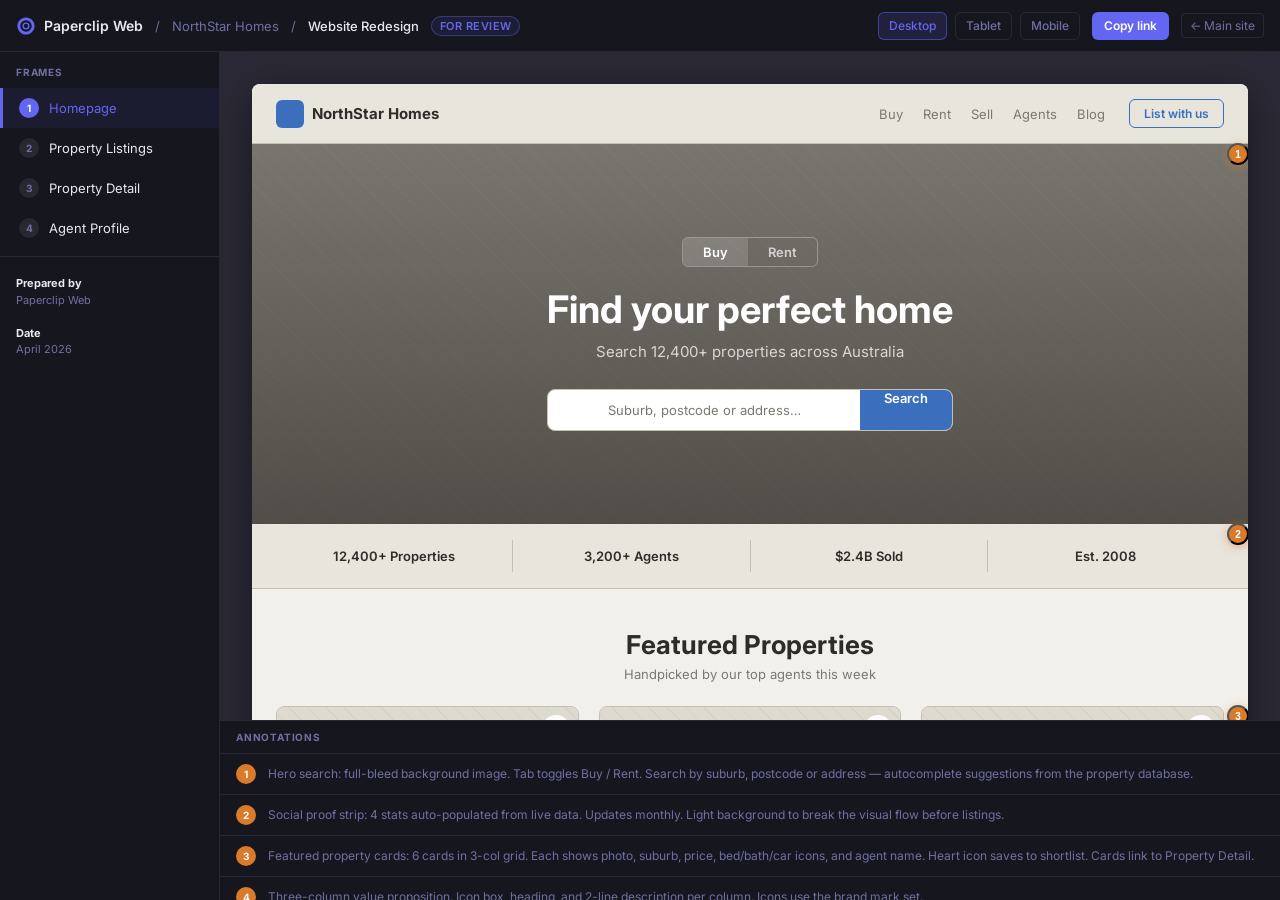
<file: wireframes/viewer.html>
<!DOCTYPE html>
<html lang="en">
<head>
  <meta charset="UTF-8" />
  <meta name="viewport" content="width=device-width, initial-scale=1.0" />
  <title>Wireframe Viewer — Paperclip Web</title>
  <link rel="preconnect" href="https://fonts.googleapis.com" />
  <link href="https://fonts.googleapis.com/css2?family=Inter:wght@300;400;500;600;700&display=swap" rel="stylesheet" />
  <style>
    /* ── Shell & Tokens ───────────────────────────────────── */
    :root {
      --shell-bg: #0d0d14;
      --shell-surface: #16161f;
      --shell-border: rgba(255,255,255,0.08);
      --shell-text: #e8e8f0;
      --shell-text-muted: #7070a0;
      --shell-accent: #6366f1;
      --shell-accent-hover: #818cf8;
      --sidebar-w: 220px;
      --topbar-h: 52px;
      --annot-h: 180px;
      /* Wireframe palette */
      --wf-bg: #f2f0ea;
      --wf-surface: #e8e5dd;
      --wf-surface-2: #dedad0;
      --wf-border: #c4c0b4;
      --wf-text: #2e2c28;
      --wf-text-muted: #7a7870;
      --wf-interactive: #3b6fbe;
      --wf-annotation: #d97b2a;
      --wf-annotation-bg: #fdf3e8;
    }
    *, *::before, *::after { box-sizing: border-box; margin: 0; padding: 0; }
    html, body { height: 100%; overflow: hidden; }
    body { font-family: 'Inter', system-ui, sans-serif; background: var(--shell-bg); color: var(--shell-text); display: flex; flex-direction: column; }

    /* ── Top Bar ──────────────────────────────────────────── */
    .topbar {
      height: var(--topbar-h);
      background: var(--shell-surface);
      border-bottom: 1px solid var(--shell-border);
      display: flex;
      align-items: center;
      gap: 12px;
      padding: 0 16px;
      flex-shrink: 0;
      z-index: 100;
    }
    .topbar__logo {
      display: flex; align-items: center; gap: 8px;
      font-weight: 600; font-size: 14px;
      color: var(--shell-text);
      text-decoration: none;
    }
    .topbar__logo svg { flex-shrink: 0; }
    .topbar__sep { color: var(--shell-text-muted); font-size: 13px; }
    .topbar__client { font-size: 13px; color: var(--shell-text-muted); }
    .topbar__project { font-size: 13px; font-weight: 500; }
    .topbar__badge {
      font-size: 11px; font-weight: 600; padding: 2px 8px;
      border-radius: 20px; border: 1px solid rgba(99,102,241,0.4);
      color: var(--shell-accent); background: rgba(99,102,241,0.1);
      letter-spacing: 0.04em; text-transform: uppercase;
    }
    .topbar__spacer { flex: 1; }
    .topbar__controls { display: flex; align-items: center; gap: 8px; }
    .viewport-btn {
      height: 28px; padding: 0 10px; border-radius: 6px;
      font-size: 12px; font-weight: 500; font-family: inherit;
      border: 1px solid var(--shell-border);
      background: transparent; color: var(--shell-text-muted);
      cursor: pointer; transition: all 0.15s;
    }
    .viewport-btn.active { background: rgba(99,102,241,0.15); border-color: rgba(99,102,241,0.5); color: var(--shell-accent); }
    .viewport-btn:hover:not(.active) { background: rgba(255,255,255,0.05); color: var(--shell-text); }
    .share-btn {
      height: 28px; padding: 0 12px; border-radius: 6px;
      font-size: 12px; font-weight: 600; font-family: inherit;
      border: none; background: var(--shell-accent);
      color: #fff; cursor: pointer; transition: background 0.15s;
    }
    .share-btn:hover { background: var(--shell-accent-hover); }
    .share-btn.copied { background: #10b981; }
    .topbar__back {
      font-size: 12px; color: var(--shell-text-muted); text-decoration: none;
      padding: 4px 8px; border-radius: 4px;
      border: 1px solid var(--shell-border);
      transition: all 0.15s;
    }
    .topbar__back:hover { color: var(--shell-text); background: rgba(255,255,255,0.05); }

    /* ── Main Layout ──────────────────────────────────────── */
    .layout {
      display: grid;
      grid-template-columns: var(--sidebar-w) 1fr;
      grid-template-rows: 1fr var(--annot-h);
      flex: 1;
      overflow: hidden;
    }

    /* ── Sidebar ──────────────────────────────────────────── */
    .sidebar {
      background: var(--shell-surface);
      border-right: 1px solid var(--shell-border);
      grid-row: 1 / 3;
      overflow-y: auto;
      display: flex;
      flex-direction: column;
    }
    .sidebar__header {
      padding: 14px 16px 10px;
      font-size: 10px; font-weight: 700; letter-spacing: 0.08em;
      text-transform: uppercase; color: var(--shell-text-muted);
    }
    .frame-item {
      display: flex; align-items: center; gap: 10px;
      padding: 10px 16px; cursor: pointer;
      border-left: 3px solid transparent;
      transition: all 0.15s; font-size: 13px;
    }
    .frame-item:hover { background: rgba(255,255,255,0.04); }
    .frame-item.active {
      background: rgba(99,102,241,0.08);
      border-left-color: var(--shell-accent);
      color: var(--shell-accent);
    }
    .frame-num {
      width: 20px; height: 20px; border-radius: 50%;
      background: var(--shell-border); display: flex;
      align-items: center; justify-content: center;
      font-size: 10px; font-weight: 700; flex-shrink: 0;
      color: var(--shell-text-muted);
    }
    .frame-item.active .frame-num {
      background: var(--shell-accent); color: #fff;
    }
    .sidebar__divider { border: none; border-top: 1px solid var(--shell-border); margin: 8px 0; }

    /* ── Canvas ───────────────────────────────────────────── */
    .canvas-area {
      overflow-y: auto;
      background: #2a2935;
      padding: 32px;
      display: flex;
      justify-content: center;
      align-items: flex-start;
    }
    .wf-frame-wrap { transition: all 0.25s; }
    .wf-frame-wrap.desktop { width: 100%; max-width: 1200px; }
    .wf-frame-wrap.tablet { width: 768px; }
    .wf-frame-wrap.mobile { width: 390px; }

    /* ── Wireframe Component Styles ───────────────────────── */
    .wf-frame {
      background: var(--wf-bg);
      font-family: 'Inter', system-ui, sans-serif;
      color: var(--wf-text);
      border-radius: 8px;
      overflow: hidden;
      box-shadow: 0 8px 40px rgba(0,0,0,0.4);
      position: relative;
    }
    .wf-annotated { position: relative; }
    .wf-badge {
      position: absolute; top: -1px; right: -1px; z-index: 20;
      width: 22px; height: 22px; border-radius: 50%;
      background: var(--wf-annotation); color: #fff;
      font-size: 10px; font-weight: 700;
      display: flex; align-items: center; justify-content: center;
      box-shadow: 0 2px 8px rgba(217,123,42,0.5);
      cursor: pointer; transition: transform 0.15s;
    }
    .wf-badge:hover, .wf-annotated.highlighted .wf-badge { transform: scale(1.2); }
    .wf-annotated.highlighted { outline: 2px solid var(--wf-annotation); outline-offset: 2px; }

    /* Wireframe: Navbar */
    .wf-navbar {
      display: flex; align-items: center; gap: 0;
      height: 60px; padding: 0 24px;
      background: var(--wf-surface); border-bottom: 1.5px solid var(--wf-border);
    }
    .wf-nav-logo {
      font-size: 15px; font-weight: 700; color: var(--wf-text);
      display: flex; align-items: center; gap: 8px; margin-right: auto;
    }
    .wf-nav-logo-mark {
      width: 28px; height: 28px; background: var(--wf-interactive);
      border-radius: 6px; flex-shrink: 0;
    }
    .wf-nav-links { display: flex; gap: 20px; margin-right: 24px; }
    .wf-nav-link { font-size: 13px; color: var(--wf-text-muted); }
    .wf-nav-cta {
      font-size: 12px; font-weight: 600; color: var(--wf-interactive);
      padding: 6px 14px; border: 1.5px solid var(--wf-interactive);
      border-radius: 6px;
    }

    /* Wireframe: Hero Search */
    .wf-hero-search {
      position: relative; min-height: 380px;
      background: var(--wf-surface-2);
      display: flex; align-items: center; justify-content: center;
      overflow: hidden;
    }
    .wf-hero-img {
      position: absolute; inset: 0;
      background: repeating-linear-gradient(45deg, var(--wf-surface-2) 0, var(--wf-surface-2) 10px, var(--wf-surface) 10px, var(--wf-surface) 11px);
      opacity: 0.6;
    }
    .wf-hero-overlay {
      position: absolute; inset: 0;
      background: linear-gradient(to bottom, rgba(20,18,14,0.5), rgba(20,18,14,0.7));
    }
    .wf-hero-content {
      position: relative; z-index: 2;
      text-align: center; padding: 40px 24px;
      max-width: 700px;
    }
    .wf-hero-tabs {
      display: inline-flex; gap: 0; margin-bottom: 20px;
      border-radius: 6px; overflow: hidden; border: 1.5px solid rgba(255,255,255,0.3);
    }
    .wf-hero-tab {
      padding: 6px 20px; font-size: 13px; font-weight: 600;
      color: rgba(255,255,255,0.7);
    }
    .wf-hero-tab.active { background: rgba(255,255,255,0.15); color: #fff; }
    .wf-hero-heading {
      font-size: clamp(24px, 3.5vw, 38px); font-weight: 700;
      color: #fff; margin-bottom: 10px; line-height: 1.2;
    }
    .wf-hero-sub { font-size: 15px; color: rgba(255,255,255,0.75); margin-bottom: 28px; }
    .wf-search-row {
      display: flex; gap: 0; max-width: 540px; margin: 0 auto;
      background: #fff; border-radius: 8px; overflow: hidden;
      border: 1.5px solid var(--wf-border);
    }
    .wf-search-input-box {
      flex: 1; padding: 12px 16px; font-size: 13px;
      color: var(--wf-text-muted); border: none; background: transparent;
    }
    .wf-search-btn {
      padding: 0 24px; background: var(--wf-interactive);
      color: #fff; font-size: 13px; font-weight: 600;
      border: none;
    }

    /* Wireframe: Stats bar */
    .wf-stats-bar {
      display: flex; justify-content: center;
      background: var(--wf-surface); border-bottom: 1.5px solid var(--wf-border);
      padding: 16px 24px; gap: 0;
    }
    .wf-stat-item {
      flex: 1; text-align: center; font-size: 13px; font-weight: 600;
      color: var(--wf-text); padding: 8px 0;
      border-right: 1.5px solid var(--wf-border);
    }
    .wf-stat-item:last-child { border-right: none; }

    /* Wireframe: Section title */
    .wf-section-title {
      text-align: center; padding: 40px 24px 24px;
    }
    .wf-section-h2 {
      font-size: clamp(18px, 2.5vw, 26px); font-weight: 700;
      color: var(--wf-text); margin-bottom: 6px;
    }
    .wf-section-sub { font-size: 13px; color: var(--wf-text-muted); }

    /* Wireframe: Card grid */
    .wf-card-grid { display: grid; gap: 20px; padding: 0 24px 40px; }
    .wf-card {
      background: var(--wf-surface); border: 1.5px solid var(--wf-border);
      border-radius: 8px; overflow: hidden;
    }
    .wf-card-img {
      background: var(--wf-surface-2); position: relative;
      background-image: repeating-linear-gradient(45deg, transparent 0, transparent 12px, rgba(0,0,0,0.04) 12px, rgba(0,0,0,0.04) 13px);
    }
    .wf-card-img-label {
      position: absolute; inset: 0; display: flex;
      align-items: center; justify-content: center;
      font-size: 11px; color: var(--wf-text-muted); letter-spacing: 0.05em;
    }
    .wf-save-btn {
      position: absolute; top: 8px; right: 8px;
      width: 28px; height: 28px; background: rgba(255,255,255,0.9);
      border-radius: 50%; display: flex; align-items: center;
      justify-content: center; font-size: 13px;
    }
    .wf-sold-banner {
      position: absolute; bottom: 8px; left: 8px;
      background: #b91c1c; color: #fff;
      font-size: 10px; font-weight: 700; letter-spacing: 0.08em;
      padding: 3px 8px; border-radius: 3px;
    }
    .wf-card-body { padding: 12px 14px 14px; }
    .wf-card-suburb { font-size: 11px; color: var(--wf-text-muted); margin-bottom: 4px; }
    .wf-card-price { font-size: 15px; font-weight: 700; color: var(--wf-text); margin-bottom: 8px; }
    .wf-card-stats { display: flex; gap: 12px; font-size: 11px; color: var(--wf-text-muted); }
    .wf-card-agent { font-size: 11px; color: var(--wf-text-muted); margin-top: 8px; padding-top: 8px; border-top: 1px solid var(--wf-border); }
    .wf-sold-date { font-size: 11px; color: var(--wf-text-muted); margin-top: 6px; }

    /* Wireframe: Promo split */
    .wf-promo-split { padding: 40px 24px; background: var(--wf-surface); border-top: 1.5px solid var(--wf-border); border-bottom: 1.5px solid var(--wf-border); }
    .wf-promo-heading { font-size: 20px; font-weight: 700; text-align: center; margin-bottom: 32px; }
    .wf-promo-grid { display: grid; grid-template-columns: repeat(3, 1fr); gap: 24px; }
    .wf-promo-item { text-align: center; padding: 20px; }
    .wf-promo-icon { width: 44px; height: 44px; background: var(--wf-surface-2); border: 1.5px solid var(--wf-border); border-radius: 10px; display: flex; align-items: center; justify-content: center; font-size: 20px; margin: 0 auto 14px; color: var(--wf-interactive); }
    .wf-promo-title { font-size: 14px; font-weight: 600; margin-bottom: 8px; }
    .wf-promo-body { font-size: 12px; color: var(--wf-text-muted); line-height: 1.5; }

    /* Wireframe: CTA Banner */
    .wf-cta-banner {
      background: var(--wf-interactive); padding: 48px 24px;
      text-align: center; color: #fff;
    }
    .wf-cta-heading { font-size: 22px; font-weight: 700; margin-bottom: 8px; }
    .wf-cta-sub { font-size: 14px; opacity: 0.85; margin-bottom: 20px; }
    .wf-cta-btn { display: inline-block; padding: 12px 28px; background: #fff; color: var(--wf-interactive); font-size: 13px; font-weight: 700; border-radius: 6px; }

    /* Wireframe: Footer */
    .wf-footer { background: var(--wf-surface-2); border-top: 1.5px solid var(--wf-border); padding: 40px 24px 24px; }
    .wf-footer-cols { display: grid; gap: 20px; margin-bottom: 24px; }
    .wf-footer-col-head { font-size: 12px; font-weight: 700; margin-bottom: 12px; text-transform: uppercase; letter-spacing: 0.06em; color: var(--wf-text-muted); }
    .wf-footer-link { font-size: 12px; color: var(--wf-text-muted); padding: 3px 0; display: block; }
    .wf-footer-bottom { border-top: 1px solid var(--wf-border); padding-top: 16px; font-size: 11px; color: var(--wf-text-muted); }

    /* Wireframe: Breadcrumb */
    .wf-breadcrumb { padding: 12px 24px; font-size: 12px; color: var(--wf-text-muted); border-bottom: 1px solid var(--wf-border); background: var(--wf-surface); }
    .wf-breadcrumb span + span::before { content: ' › '; color: var(--wf-border); }

    /* Wireframe: Listings layout */
    .wf-listings-layout { display: grid; grid-template-columns: 260px 1fr; min-height: 600px; }
    .wf-filter-sidebar { background: var(--wf-surface); border-right: 1.5px solid var(--wf-border); padding: 20px; }
    .wf-filter-group { margin-bottom: 20px; }
    .wf-filter-label { font-size: 11px; font-weight: 700; text-transform: uppercase; letter-spacing: 0.06em; color: var(--wf-text-muted); margin-bottom: 10px; }
    .wf-range-track { height: 4px; background: var(--wf-surface-2); border-radius: 2px; position: relative; margin: 8px 0; }
    .wf-range-fill { position: absolute; left: 20%; right: 30%; height: 100%; background: var(--wf-interactive); border-radius: 2px; }
    .wf-range-handle { position: absolute; top: -6px; width: 16px; height: 16px; background: var(--wf-interactive); border: 2px solid #fff; border-radius: 50%; box-shadow: 0 1px 4px rgba(0,0,0,0.2); }
    .wf-range-hint { font-size: 11px; color: var(--wf-text-muted); margin-top: 6px; }
    .wf-pill-row { display: flex; flex-wrap: wrap; gap: 6px; }
    .wf-pill { font-size: 11px; padding: 4px 10px; border-radius: 20px; border: 1.5px solid var(--wf-border); color: var(--wf-text-muted); }
    .wf-pill.active { border-color: var(--wf-interactive); color: var(--wf-interactive); background: rgba(59,111,190,0.08); }
    .wf-check-row { display: flex; flex-direction: column; gap: 8px; }
    .wf-check-item { display: flex; align-items: center; gap: 8px; font-size: 12px; }
    .wf-checkbox { width: 14px; height: 14px; border: 1.5px solid var(--wf-border); border-radius: 3px; flex-shrink: 0; }
    .wf-filter-reset { margin-top: 20px; padding-top: 16px; border-top: 1px solid var(--wf-border); font-size: 12px; color: var(--wf-interactive); cursor: pointer; }
    .wf-listings-main { padding: 20px; }
    .wf-listings-toolbar {
      display: flex; align-items: center; gap: 12px;
      margin-bottom: 16px; padding-bottom: 16px;
      border-bottom: 1px solid var(--wf-border);
    }
    .wf-result-count { font-size: 13px; font-weight: 600; margin-right: auto; }
    .wf-sort-select { font-size: 12px; padding: 6px 10px; border: 1.5px solid var(--wf-border); border-radius: 6px; background: var(--wf-surface); color: var(--wf-text); }
    .wf-view-toggle { display: flex; border: 1.5px solid var(--wf-border); border-radius: 6px; overflow: hidden; }
    .wf-view-btn { padding: 6px 10px; font-size: 12px; color: var(--wf-text-muted); }
    .wf-view-btn.active { background: var(--wf-surface-2); color: var(--wf-text); }

    /* Wireframe: Pagination */
    .wf-pagination { display: flex; justify-content: center; align-items: center; gap: 4px; padding: 24px; }
    .wf-page-btn { width: 32px; height: 32px; border-radius: 6px; border: 1.5px solid var(--wf-border); display: flex; align-items: center; justify-content: center; font-size: 12px; color: var(--wf-text-muted); }
    .wf-page-btn.active { background: var(--wf-interactive); border-color: var(--wf-interactive); color: #fff; font-weight: 700; }
    .wf-page-btn.arrow { color: var(--wf-interactive); }

    /* Wireframe: Photo Gallery */
    .wf-photo-gallery { display: grid; grid-template-columns: 1fr 1fr; gap: 3px; background: var(--wf-border); position: relative; }
    .wf-gallery-main { grid-row: 1 / 3; min-height: 300px; }
    .wf-gallery-thumb { }
    .wf-gallery-img {
      width: 100%; height: 100%;
      background: var(--wf-surface-2);
      background-image: repeating-linear-gradient(45deg, transparent 0, transparent 14px, rgba(0,0,0,0.04) 14px, rgba(0,0,0,0.04) 15px);
      display: flex; align-items: center; justify-content: center;
      font-size: 12px; color: var(--wf-text-muted); position: relative;
    }
    .wf-gallery-count {
      position: absolute; bottom: 10px; right: 10px;
      background: rgba(0,0,0,0.6); color: #fff;
      font-size: 11px; padding: 4px 10px; border-radius: 4px;
    }

    /* Wireframe: Detail layout */
    .wf-detail-layout { display: grid; grid-template-columns: 1fr 320px; gap: 0; }
    .wf-detail-main { padding: 24px; border-right: 1.5px solid var(--wf-border); }
    .wf-detail-sidebar { padding: 20px; background: var(--wf-surface); }
    .wf-property-title { font-size: 18px; font-weight: 700; margin-bottom: 4px; }
    .wf-property-price { font-size: 22px; font-weight: 700; color: var(--wf-interactive); margin-bottom: 12px; }
    .wf-property-stats { display: flex; gap: 12px; flex-wrap: wrap; margin-bottom: 20px; }
    .wf-stat-pill { font-size: 12px; padding: 5px 12px; border-radius: 20px; background: var(--wf-surface); border: 1.5px solid var(--wf-border); }
    .wf-text-block-heading { font-size: 15px; font-weight: 700; margin-bottom: 12px; margin-top: 24px; }
    .wf-text-line { height: 9px; background: var(--wf-surface-2); border-radius: 2px; margin-bottom: 7px; }
    .wf-feature-grid { display: grid; grid-template-columns: 1fr 1fr; gap: 8px; margin: 16px 0; }
    .wf-feature-item { display: flex; align-items: center; gap: 8px; font-size: 12px; color: var(--wf-text-muted); }
    .wf-feature-dot { width: 6px; height: 6px; background: var(--wf-interactive); border-radius: 50%; flex-shrink: 0; }
    .wf-map-block { background: var(--wf-surface-2); border: 1.5px solid var(--wf-border); border-radius: 8px; margin-top: 24px; overflow: hidden; }
    .wf-map-header { padding: 10px 14px; border-bottom: 1px solid var(--wf-border); background: var(--wf-surface); display: flex; gap: 8px; align-items: center; }
    .wf-map-toggle { font-size: 11px; padding: 3px 10px; border-radius: 20px; border: 1.5px solid var(--wf-border); color: var(--wf-text-muted); }
    .wf-map-toggle.active { border-color: var(--wf-interactive); color: var(--wf-interactive); }
    .wf-map-canvas {
      background: repeating-linear-gradient(0deg, transparent 0, transparent 30px, rgba(0,0,0,0.03) 30px, rgba(0,0,0,0.03) 31px), repeating-linear-gradient(90deg, transparent 0, transparent 30px, rgba(0,0,0,0.03) 30px, rgba(0,0,0,0.03) 31px), var(--wf-surface-2);
      display: flex; align-items: center; justify-content: center;
      font-size: 12px; color: var(--wf-text-muted);
    }
    .wf-map-pin { width: 20px; height: 20px; background: var(--wf-interactive); border-radius: 50% 50% 50% 0; transform: rotate(-45deg); }

    /* Wireframe: Enquiry form */
    .wf-form { }
    .wf-form-title { font-size: 14px; font-weight: 700; margin-bottom: 16px; }
    .wf-form-field { margin-bottom: 10px; }
    .wf-form-label { font-size: 11px; font-weight: 600; color: var(--wf-text-muted); margin-bottom: 4px; display: block; }
    .wf-form-input { width: 100%; height: 34px; background: var(--wf-bg); border: 1.5px solid var(--wf-border); border-radius: 5px; }
    .wf-form-textarea { width: 100%; height: 70px; background: var(--wf-bg); border: 1.5px solid var(--wf-border); border-radius: 5px; }
    .wf-form-btn { display: block; width: 100%; padding: 10px; background: var(--wf-interactive); color: #fff; font-size: 13px; font-weight: 700; border-radius: 6px; text-align: center; margin-top: 14px; border: none; }

    /* Wireframe: Agent card */
    .wf-agent-card { border: 1.5px solid var(--wf-border); border-radius: 8px; padding: 16px; margin-top: 16px; background: var(--wf-bg); }
    .wf-agent-header { display: flex; align-items: center; gap: 12px; margin-bottom: 12px; }
    .wf-agent-avatar { width: 48px; height: 48px; border-radius: 50%; background: var(--wf-surface-2); border: 1.5px solid var(--wf-border); display: flex; align-items: center; justify-content: center; font-size: 14px; font-weight: 700; color: var(--wf-text-muted); flex-shrink: 0; }
    .wf-agent-name { font-size: 14px; font-weight: 700; margin-bottom: 2px; }
    .wf-agent-meta { font-size: 11px; color: var(--wf-text-muted); }
    .wf-agent-actions { display: flex; gap: 8px; }
    .wf-agent-btn { flex: 1; padding: 8px; border: 1.5px solid var(--wf-interactive); border-radius: 6px; font-size: 12px; font-weight: 600; color: var(--wf-interactive); text-align: center; }
    .wf-agent-profile-link { font-size: 12px; color: var(--wf-interactive); text-align: center; display: block; margin-top: 10px; }

    /* Wireframe: Agent hero */
    .wf-agent-hero { background: var(--wf-surface); border-bottom: 1.5px solid var(--wf-border); padding: 32px 24px; display: flex; gap: 32px; align-items: center; }
    .wf-agent-photo { width: 160px; height: 160px; background: var(--wf-surface-2); border: 1.5px solid var(--wf-border); border-radius: 12px; display: flex; align-items: center; justify-content: center; font-size: 40px; font-weight: 700; color: var(--wf-text-muted); flex-shrink: 0; }
    .wf-agent-hero-name { font-size: 24px; font-weight: 700; margin-bottom: 4px; }
    .wf-agent-hero-title { font-size: 14px; color: var(--wf-text-muted); margin-bottom: 12px; }
    .wf-tag-row { display: flex; flex-wrap: wrap; gap: 6px; margin-bottom: 20px; }
    .wf-tag { font-size: 11px; padding: 4px 10px; border-radius: 20px; background: var(--wf-surface-2); border: 1.5px solid var(--wf-border); color: var(--wf-text-muted); }
    .wf-agent-hero-actions { display: flex; gap: 10px; }
    .wf-hero-btn-primary { padding: 10px 20px; background: var(--wf-interactive); color: #fff; font-size: 13px; font-weight: 600; border-radius: 6px; }
    .wf-hero-btn-outline { padding: 10px 20px; border: 1.5px solid var(--wf-interactive); color: var(--wf-interactive); font-size: 13px; font-weight: 600; border-radius: 6px; }

    /* Wireframe: Testimonials */
    .wf-testimonials { padding: 40px 24px; background: var(--wf-surface); border-top: 1.5px solid var(--wf-border); }
    .wf-testimonials-heading { font-size: 20px; font-weight: 700; text-align: center; margin-bottom: 24px; }
    .wf-testimonials-grid { display: grid; gap: 16px; }
    .wf-testimonial-card { background: var(--wf-bg); border: 1.5px solid var(--wf-border); border-radius: 8px; padding: 20px; }
    .wf-stars { color: var(--wf-annotation); font-size: 14px; margin-bottom: 10px; }
    .wf-testimonial-quote { font-size: 13px; color: var(--wf-text); line-height: 1.6; margin-bottom: 14px; }
    .wf-testimonial-author { font-size: 12px; font-weight: 600; margin-bottom: 2px; }
    .wf-testimonial-prop { font-size: 11px; color: var(--wf-text-muted); }
    .wf-reviews-link { text-align: center; margin-top: 16px; font-size: 13px; color: var(--wf-interactive); }

    /* Wireframe: Contact form section */
    .wf-contact-section { padding: 40px 24px; }
    .wf-contact-heading { font-size: 20px; font-weight: 700; margin-bottom: 24px; }
    .wf-contact-form { max-width: 560px; }
    .wf-contact-field { margin-bottom: 12px; }
    .wf-contact-label { font-size: 12px; font-weight: 600; color: var(--wf-text-muted); margin-bottom: 4px; display: block; }
    .wf-contact-input { width: 100%; height: 38px; background: var(--wf-surface); border: 1.5px solid var(--wf-border); border-radius: 6px; }
    .wf-contact-select { width: 100%; height: 38px; background: var(--wf-surface); border: 1.5px solid var(--wf-border); border-radius: 6px; }
    .wf-contact-textarea { width: 100%; height: 90px; background: var(--wf-surface); border: 1.5px solid var(--wf-border); border-radius: 6px; }
    .wf-contact-btn { margin-top: 8px; padding: 12px 32px; background: var(--wf-interactive); color: #fff; font-size: 13px; font-weight: 700; border-radius: 6px; display: inline-block; }

    /* ── Annotation Panel ─────────────────────────────────── */
    .annotation-panel {
      grid-column: 2;
      background: var(--shell-surface);
      border-top: 1px solid var(--shell-border);
      overflow-y: auto;
      padding: 0;
    }
    .annotation-panel__header {
      padding: 10px 16px;
      font-size: 10px; font-weight: 700; letter-spacing: 0.08em;
      text-transform: uppercase; color: var(--shell-text-muted);
      border-bottom: 1px solid var(--shell-border);
      position: sticky; top: 0; background: var(--shell-surface); z-index: 1;
    }
    .annotation-list { display: flex; flex-direction: column; }
    .annotation-item {
      display: flex; gap: 12px; align-items: flex-start;
      padding: 10px 16px; cursor: pointer; transition: background 0.15s;
      border-bottom: 1px solid var(--shell-border);
    }
    .annotation-item:hover { background: rgba(255,255,255,0.03); }
    .annotation-item.active { background: rgba(217,123,42,0.08); }
    .annotation-num {
      width: 20px; height: 20px; border-radius: 50%;
      background: var(--wf-annotation); color: #fff;
      font-size: 10px; font-weight: 700; flex-shrink: 0;
      display: flex; align-items: center; justify-content: center;
    }
    .annotation-text { font-size: 12px; color: var(--shell-text-muted); line-height: 1.5; padding-top: 1px; }

    /* ── Mobile Fallback ──────────────────────────────────── */
    @media (max-width: 680px) {
      :root { --sidebar-w: 0px; --annot-h: 140px; }
      .sidebar { display: none; }
      .layout { grid-template-columns: 1fr; }
      .annotation-panel { grid-column: 1; }
      .canvas-area { padding: 16px; }
      .topbar__client { display: none; }
    }
  </style>
</head>
<body>

  <!-- Top Bar -->
  <header class="topbar" role="banner">
    <a href="index.html" class="topbar__logo" aria-label="Paperclip Web wireframes home">
      <svg width="20" height="20" viewBox="0 0 28 28" fill="none" aria-hidden="true">
        <path d="M14 2C7.373 2 2 7.373 2 14s5.373 12 12 12 12-5.373 12-12S20.627 2 14 2zm0 4a8 8 0 110 16A8 8 0 0114 6zm0 3a5 5 0 100 10A5 5 0 0014 9zm0 2a3 3 0 110 6 3 3 0 010-6z" fill="#6366f1"/>
      </svg>
      Paperclip Web
    </a>
    <span class="topbar__sep" aria-hidden="true">/</span>
    <span class="topbar__client" id="clientName"></span>
    <span class="topbar__sep" aria-hidden="true">/</span>
    <span class="topbar__project" id="projectName"></span>
    <span class="topbar__badge" id="projectStatus"></span>
    <div class="topbar__spacer"></div>
    <div class="topbar__controls" role="group" aria-label="Viewport size">
      <button class="viewport-btn active" data-vp="desktop" title="Desktop view">Desktop</button>
      <button class="viewport-btn" data-vp="tablet" title="Tablet view">Tablet</button>
      <button class="viewport-btn" data-vp="mobile" title="Mobile view">Mobile</button>
    </div>
    <button class="share-btn" id="shareBtn" aria-live="polite">Copy link</button>
    <a href="../index.html" class="topbar__back">← Main site</a>
  </header>

  <div class="layout" role="main">

    <!-- Frame Sidebar -->
    <nav class="sidebar" aria-label="Wireframe frames">
      <div class="sidebar__header">Frames</div>
      <div id="frameList"></div>
    </nav>

    <!-- Canvas -->
    <div class="canvas-area" id="canvasArea" tabindex="0" aria-label="Wireframe canvas">
      <div id="frameWrap" class="wf-frame-wrap desktop">
        <div id="wfFrame" class="wf-frame" aria-label="Wireframe preview"></div>
      </div>
    </div>

    <!-- Annotation Panel -->
    <aside class="annotation-panel" aria-label="Frame annotations">
      <div class="annotation-panel__header">Annotations</div>
      <div class="annotation-list" id="annotationList"></div>
    </aside>

  </div>

  <!-- Load project data -->
  <script src="northstar-homes.js"></script>
  <script>
    /* ── Renderer Functions ─────────────────────────────────── */

    function imgBlock(height, label) {
      return `<div style="height:${height}px;position:relative;" class="wf-card-img">
        <div class="wf-card-img-label">${label || 'IMAGE'}</div>
      </div>`;
    }

    function textLines(count, widths) {
      const w = widths || [100,90,100,85,100,70,60];
      return Array.from({length: count}, (_, i) =>
        `<div class="wf-text-line" style="width:${w[i % w.length]}%"></div>`
      ).join('');
    }

    const renderers = {

      navbar({props}) {
        return `<nav class="wf-navbar" role="navigation">
          <div class="wf-nav-logo"><div class="wf-nav-logo-mark" aria-hidden="true"></div>${props.logo}</div>
          <div class="wf-nav-links" aria-hidden="true">${props.links.map(l => `<span class="wf-nav-link">${l}</span>`).join('')}</div>
          <span class="wf-nav-cta" aria-hidden="true">${props.cta}</span>
        </nav>`;
      },

      'hero-search'({props}) {
        const tabs = (props.tabs || []).map((t, i) =>
          `<span class="wf-hero-tab${i===0?' active':''}">${t}</span>`).join('');
        return `<div class="wf-hero-search" aria-label="Hero section">
          <div class="wf-hero-img" aria-hidden="true"></div>
          <div class="wf-hero-overlay" aria-hidden="true"></div>
          <div class="wf-hero-content">
            ${tabs ? `<div class="wf-hero-tabs" aria-hidden="true">${tabs}</div>` : ''}
            <div class="wf-hero-heading">${props.heading}</div>
            <div class="wf-hero-sub">${props.sub}</div>
            <div class="wf-search-row" aria-hidden="true">
              <div class="wf-search-input-box">Suburb, postcode or address…</div>
              <div class="wf-search-btn">Search</div>
            </div>
          </div>
        </div>`;
      },

      'stats-bar'({props}) {
        return `<div class="wf-stats-bar" aria-hidden="true">
          ${props.stats.map(s => `<div class="wf-stat-item">${s}</div>`).join('')}
        </div>`;
      },

      'section-title'({props}) {
        return `<div class="wf-section-title">
          <div class="wf-section-h2">${props.title}</div>
          ${props.sub ? `<div class="wf-section-sub">${props.sub}</div>` : ''}
        </div>`;
      },

      'card-grid'({props}) {
        const cards = Array.from({length: props.count}, (_, i) => {
          if (props.variant === 'sold') {
            return `<div class="wf-card">
              <div class="wf-card-img" style="height:150px">
                <div class="wf-card-img-label">PHOTO</div>
                <div class="wf-sold-banner">SOLD</div>
              </div>
              <div class="wf-card-body">
                <div class="wf-card-suburb">Suburb, NSW</div>
                <div class="wf-card-price">$${(900 + i*85)}k</div>
                <div class="wf-sold-date">Sold Apr 2026</div>
              </div>
            </div>`;
          }
          return `<div class="wf-card">
            <div class="wf-card-img" style="height:190px">
              <div class="wf-card-img-label">PHOTO</div>
              <div class="wf-save-btn" aria-hidden="true">♡</div>
            </div>
            <div class="wf-card-body">
              <div class="wf-card-suburb">Suburb, NSW ${2000+i}</div>
              <div class="wf-card-price">$${(850 + i*120).toLocaleString()}k</div>
              <div class="wf-card-stats"><span>🛏 3</span><span>🚿 2</span><span>🚗 1</span></div>
              <div class="wf-card-agent">Listed by Sarah Mitchell</div>
            </div>
          </div>`;
        });
        return `<div class="wf-card-grid" style="grid-template-columns:repeat(${props.cols},1fr)">
          ${cards.join('')}
        </div>`;
      },

      'promo-split'({props}) {
        return `<div class="wf-promo-split" aria-hidden="true">
          <div class="wf-promo-heading">${props.heading}</div>
          <div class="wf-promo-grid">
            ${props.items.map(item => `
              <div class="wf-promo-item">
                <div class="wf-promo-icon">${item.icon}</div>
                <div class="wf-promo-title">${item.title}</div>
                <div class="wf-promo-body">${item.body}</div>
              </div>`).join('')}
          </div>
        </div>`;
      },

      'cta-banner'({props}) {
        return `<div class="wf-cta-banner" aria-hidden="true">
          <div class="wf-cta-heading">${props.heading}</div>
          <div class="wf-cta-sub">${props.sub}</div>
          <span class="wf-cta-btn">${props.cta}</span>
        </div>`;
      },

      footer({props}) {
        const links = ['Link one', 'Link two', 'Link three', 'Link four'];
        return `<footer class="wf-footer" aria-hidden="true">
          <div class="wf-footer-cols" style="grid-template-columns:repeat(${props.cols.length},1fr)">
            ${props.cols.map(c => `
              <div class="wf-footer-col">
                <div class="wf-footer-col-head">${c}</div>
                ${links.map(l => `<div class="wf-footer-link">${l}</div>`).join('')}
              </div>`).join('')}
          </div>
          <div class="wf-footer-bottom">© 2026 NorthStar Homes — Privacy Policy · Terms of Use</div>
        </footer>`;
      },

      breadcrumb({props}) {
        return `<div class="wf-breadcrumb" aria-label="Breadcrumb">
          ${props.crumbs.map(c => `<span>${c}</span>`).join('')}
        </div>`;
      },

      'listings-layout'({props}) {
        const filters = props.filters.map(f => {
          let input = '';
          if (f.type === 'range') {
            input = `<div class="wf-range-track">
              <div class="wf-range-fill"></div>
              <div class="wf-range-handle" style="left:18%"></div>
              <div class="wf-range-handle" style="left:68%"></div>
            </div>
            <div class="wf-range-hint">${f.hint || ''}</div>`;
          } else if (f.type === 'pills') {
            input = `<div class="wf-pill-row">
              ${f.opts.map((o,i) => `<span class="wf-pill${i===0?' active':''}">${o}</span>`).join('')}
            </div>`;
          } else if (f.type === 'checks') {
            input = `<div class="wf-check-row">
              ${f.opts.map(o => `<label class="wf-check-item"><div class="wf-checkbox"></div>${o}</label>`).join('')}
            </div>`;
          }
          return `<div class="wf-filter-group"><div class="wf-filter-label">${f.label}</div>${input}</div>`;
        }).join('');

        const cards = Array.from({length: props.cardCount}, (_, i) =>
          `<div class="wf-card">
            <div class="wf-card-img" style="height:170px">
              <div class="wf-card-img-label">PHOTO</div>
              <div class="wf-save-btn" aria-hidden="true">♡</div>
            </div>
            <div class="wf-card-body">
              <div class="wf-card-suburb">Suburb, NSW ${2000+i}</div>
              <div class="wf-card-price">$${(750+i*95).toLocaleString()}k</div>
              <div class="wf-card-stats"><span>🛏 ${3+i%2}</span><span>🚿 2</span><span>🚗 1</span></div>
              <div class="wf-card-agent">Listed by agent name</div>
            </div>
          </div>`).join('');

        return `<div class="wf-listings-layout">
          <aside class="wf-filter-sidebar" aria-label="Filters">
            ${filters}
            <div class="wf-filter-reset">✕ Clear all filters</div>
          </aside>
          <div class="wf-listings-main">
            <div class="wf-listings-toolbar">
              <div class="wf-result-count">${props.resultCount}</div>
              <select class="wf-sort-select" aria-label="Sort by">
                ${props.sortOpts.map(o => `<option>${o}</option>`).join('')}
              </select>
              <div class="wf-view-toggle" aria-label="View as">
                <button class="wf-view-btn active">☰ List</button>
                <button class="wf-view-btn">⊞ Map</button>
              </div>
            </div>
            <div class="wf-card-grid" style="grid-template-columns:repeat(3,1fr)">${cards}</div>
          </div>
        </div>`;
      },

      pagination({props}) {
        const pages = [1,2,3,'…',props.total-1,props.total];
        return `<div class="wf-pagination" aria-label="Pagination">
          <div class="wf-page-btn arrow" aria-label="Previous">‹</div>
          ${pages.map(p => `<div class="wf-page-btn${p===props.current?' active':''}">${p}</div>`).join('')}
          <div class="wf-page-btn arrow" aria-label="Next">›</div>
        </div>`;
      },

      'photo-gallery'({props}) {
        const thumbHeight = Math.round(props.mainHeight / 2) - 2;
        const thumbs = Array.from({length: props.thumbCount-1}, (_, i) =>
          `<div class="wf-gallery-thumb">
            <div class="wf-gallery-img" style="height:${thumbHeight}px">PHOTO ${i+2}</div>
          </div>`).join('');
        return `<div class="wf-photo-gallery" aria-label="Property photos">
          <div class="wf-gallery-main">
            <div class="wf-gallery-img" style="height:${props.mainHeight}px">
              MAIN PHOTO
              <div class="wf-gallery-count">+12 photos</div>
            </div>
          </div>
          ${thumbs}
        </div>`;
      },

      'detail-layout'({props}) {
        const mainHtml = props.main.map(c => renderComponent(c)).join('');
        const sidebarHtml = props.sidebar.map(c => renderComponent(c)).join('');
        return `<div class="wf-detail-layout">
          <div class="wf-detail-main">${mainHtml}</div>
          <div class="wf-detail-sidebar">${sidebarHtml}</div>
        </div>`;
      },

      'property-title'({props}) {
        return `<div>
          <div class="wf-property-title">${props.address}</div>
          <div class="wf-property-price">${props.price}</div>
          <div class="wf-property-stats">${props.stats.map(s => `<span class="wf-stat-pill">${s}</span>`).join('')}</div>
        </div>`;
      },

      'text-section'({props}) {
        return `<div>
          <div class="wf-text-block-heading">${props.heading}</div>
          ${textLines(props.lines || 5, [100,92,100,87,100,75,50])}
        </div>`;
      },

      'feature-list'({props}) {
        const features = ['Ducted air conditioning','Timber floors throughout','Open plan living','Entertainer\'s deck','Gas cooktop & oven','Dishwasher','Internal laundry','Lock-up garage','Garden shed','Rainwater tank'];
        return `<div>
          <div class="wf-text-block-heading">${props.heading}</div>
          <div class="wf-feature-grid">
            ${features.slice(0, props.count || 8).map(f => `
              <div class="wf-feature-item">
                <div class="wf-feature-dot" aria-hidden="true"></div>${f}
              </div>`).join('')}
          </div>
        </div>`;
      },

      'map-block'({props}) {
        return `<div class="wf-map-block">
          <div class="wf-map-header">
            <span style="font-size:11px;font-weight:600;color:var(--wf-text-muted);margin-right:8px">Nearby:</span>
            ${(props.toggles || ['Schools','Transport','Shops']).map((t,i) =>
              `<span class="wf-map-toggle${i===0?' active':''}">${t}</span>`).join('')}
          </div>
          <div class="wf-map-canvas" style="height:${props.height || 260}px" aria-label="Location map placeholder">
            <div style="text-align:center">
              <div class="wf-map-pin" style="margin:0 auto 8px"></div>
              <div style="font-size:11px">12 Cooper Street, Surry Hills</div>
            </div>
          </div>
        </div>`;
      },

      'enquiry-form'({props}) {
        return `<div>
          <div class="wf-form-title">Enquire about this property</div>
          ${props.fields.map(f => `
            <div class="wf-form-field">
              <div class="wf-form-label">${f}</div>
              ${f.toLowerCase().includes('message')
                ? `<div class="wf-form-textarea"></div>`
                : `<div class="wf-form-input"></div>`}
            </div>`).join('')}
          <div class="wf-form-btn" aria-hidden="true">${props.cta}</div>
        </div>`;
      },

      'agent-card'({props}) {
        return `<div class="wf-agent-card">
          <div class="wf-agent-header">
            <div class="wf-agent-avatar" aria-hidden="true">${props.initials || 'SM'}</div>
            <div>
              <div class="wf-agent-name">${props.name}</div>
              <div class="wf-agent-meta">${props.title || ''}</div>
              <div class="wf-agent-meta">${props.agency}</div>
            </div>
          </div>
          <div class="wf-agent-actions">
            <div class="wf-agent-btn">📞 Call</div>
            <div class="wf-agent-btn">✉ Email</div>
          </div>
          <a class="wf-agent-profile-link" href="#">View agent profile →</a>
        </div>`;
      },

      'agent-hero'({props}) {
        return `<div class="wf-agent-hero" aria-label="Agent profile header">
          <div class="wf-agent-photo" aria-hidden="true">${props.initials}</div>
          <div>
            <div class="wf-agent-hero-name">${props.name}</div>
            <div class="wf-agent-hero-title">${props.title} · ${props.agency}</div>
            <div class="wf-tag-row" aria-hidden="true">
              ${(props.tags || []).map(t => `<span class="wf-tag">${t}</span>`).join('')}
            </div>
            <div class="wf-agent-hero-actions" aria-hidden="true">
              <span class="wf-hero-btn-primary">📞 Call Sarah</span>
              <span class="wf-hero-btn-outline">✉ Send email</span>
            </div>
          </div>
        </div>`;
      },

      testimonials({props}) {
        const quotes = [
          { quote: "Sarah was outstanding from start to finish. She had our property under offer in just 11 days and achieved well above our reserve.", name: "Michael & Jen T.", property: "Sold — Leichhardt NSW" },
          { quote: "Professional, responsive, and incredibly knowledgeable about the Inner West market. I would not hesitate to recommend Sarah to anyone.", name: "Daniel K.", property: "Sold — Balmain NSW" },
          { quote: "We felt supported throughout the entire process. Sarah's communication was excellent and she delivered an outstanding result.", name: "Priya & Rahul M.", property: "Sold — Surry Hills NSW" },
        ];
        return `<div class="wf-testimonials">
          <div class="wf-testimonials-heading">Client Reviews</div>
          <div class="wf-testimonials-grid" style="grid-template-columns:repeat(${Math.min(props.count,3)},1fr)">
            ${quotes.slice(0, props.count).map(q => `
              <div class="wf-testimonial-card">
                <div class="wf-stars">★★★★★</div>
                <div class="wf-testimonial-quote">"${q.quote}"</div>
                <div class="wf-testimonial-author">${q.name}</div>
                <div class="wf-testimonial-prop">${q.property}</div>
              </div>`).join('')}
          </div>
          <div class="wf-reviews-link">Read all 83 reviews →</div>
        </div>`;
      },

      'contact-form'({props}) {
        return `<div class="wf-contact-section">
          <div class="wf-contact-heading">${props.heading}</div>
          <div class="wf-contact-form">
            ${props.fields.map(f => `
              <div class="wf-contact-field">
                <div class="wf-contact-label">${f}</div>
                ${f.toLowerCase().includes('looking')
                  ? `<div class="wf-contact-select" aria-hidden="true" style="display:flex;align-items:center;padding:0 10px;font-size:12px;color:var(--wf-text-muted)">Buy / Sell / Appraisal / Other ▾</div>`
                  : f.toLowerCase().includes('message')
                    ? `<div class="wf-contact-textarea"></div>`
                    : `<div class="wf-contact-input"></div>`}
              </div>`).join('')}
            <div class="wf-contact-btn" aria-hidden="true">${props.cta}</div>
          </div>
        </div>`;
      }
    };

    /* ── Core Render Logic ──────────────────────────────────── */

    function renderComponent(comp) {
      const type = comp.type;
      const renderer = renderers[type];
      if (!renderer) return `<div style="padding:12px;background:#fee;font-size:11px;color:#900">Unknown component: ${type}</div>`;

      const inner = renderer(comp);
      if (!comp.annotation) return inner;

      return `<div class="wf-annotated" data-annotation="${comp.annotation}" style="position:relative">
        ${inner}
        <button class="wf-badge" aria-label="Annotation ${comp.annotation}" onclick="activateAnnotation(${comp.annotation})">${comp.annotation}</button>
      </div>`;
    }

    function renderFrame(frame) {
      return frame.components.map(c => renderComponent(c)).join('');
    }

    /* ── State & Navigation ─────────────────────────────────── */

    const project = window.WF_PROJECT;
    let currentFrameIdx = 0;
    let currentVp = 'desktop';
    let activeAnnotation = null;

    function getFrameIdxFromUrl() {
      const params = new URLSearchParams(location.search);
      const fid = params.get('frame');
      if (!fid) return 0;
      const idx = project.frames.findIndex(f => f.id === fid);
      return idx >= 0 ? idx : 0;
    }

    function setFrame(idx) {
      currentFrameIdx = idx;
      activeAnnotation = null;

      // Update URL without pushing history
      const params = new URLSearchParams(location.search);
      params.set('frame', project.frames[idx].id);
      history.replaceState(null, '', `?${params}`);

      renderCurrentFrame();
      renderAnnotations();
      updateSidebarActive();
    }

    function renderCurrentFrame() {
      const frame = project.frames[currentFrameIdx];
      document.getElementById('wfFrame').innerHTML = renderFrame(frame);
    }

    function renderAnnotations() {
      const frame = project.frames[currentFrameIdx];
      const list = document.getElementById('annotationList');
      if (!frame.annotations || !frame.annotations.length) {
        list.innerHTML = '<div style="padding:12px 16px;font-size:12px;color:var(--shell-text-muted)">No annotations for this frame.</div>';
        return;
      }
      list.innerHTML = frame.annotations.map(a => `
        <div class="annotation-item" data-id="${a.id}" onclick="activateAnnotation(${a.id})">
          <div class="annotation-num">${a.id}</div>
          <div class="annotation-text">${a.text}</div>
        </div>`).join('');
    }

    function updateSidebarActive() {
      document.querySelectorAll('.frame-item').forEach((el, i) => {
        el.classList.toggle('active', i === currentFrameIdx);
      });
    }

    function activateAnnotation(id) {
      activeAnnotation = id;

      // Update annotation panel
      document.querySelectorAll('.annotation-item').forEach(el => {
        el.classList.toggle('active', Number(el.dataset.id) === id);
      });
      const activeEl = document.querySelector(`.annotation-item[data-id="${id}"]`);
      if (activeEl) activeEl.scrollIntoView({behavior: 'smooth', block: 'nearest'});

      // Highlight component in canvas
      document.querySelectorAll('.wf-annotated').forEach(el => {
        el.classList.toggle('highlighted', Number(el.dataset.annotation) === id);
      });
      const highlighted = document.querySelector(`.wf-annotated[data-annotation="${id}"]`);
      if (highlighted) highlighted.scrollIntoView({behavior: 'smooth', block: 'nearest'});
    }

    function setViewport(vp) {
      currentVp = vp;
      const wrap = document.getElementById('frameWrap');
      wrap.className = `wf-frame-wrap ${vp}`;
      document.querySelectorAll('.viewport-btn').forEach(btn => {
        btn.classList.toggle('active', btn.dataset.vp === vp);
      });
    }

    /* ── Boot ───────────────────────────────────────────────── */

    document.addEventListener('DOMContentLoaded', () => {
      // Set project metadata
      document.getElementById('clientName').textContent = project.client;
      document.getElementById('projectName').textContent = project.project;
      document.getElementById('projectStatus').textContent = project.status;
      document.title = `${project.client} — ${project.project} — Paperclip Web`;

      // Build frame list
      const frameList = document.getElementById('frameList');
      frameList.innerHTML = project.frames.map((f, i) => `
        <div class="frame-item${i===0?' active':''}" onclick="setFrame(${i})" role="button" tabindex="0" aria-label="Frame ${i+1}: ${f.title}">
          <span class="frame-num">${i+1}</span>${f.title}
        </div>`).join('') +
        `<hr class="sidebar__divider">
        <div style="padding:10px 16px;font-size:11px;color:var(--shell-text-muted);line-height:1.5">
          <strong style="color:var(--shell-text)">Prepared by</strong><br>Paperclip Web<br><br>
          <strong style="color:var(--shell-text)">Date</strong><br>${project.date}
        </div>`;

      // Keyboard nav for frame items
      frameList.addEventListener('keydown', e => {
        if (e.key === 'Enter' || e.key === ' ') e.target.click();
      });

      // Viewport buttons
      document.querySelectorAll('.viewport-btn').forEach(btn => {
        btn.addEventListener('click', () => setViewport(btn.dataset.vp));
      });

      // Share button
      const shareBtn = document.getElementById('shareBtn');
      shareBtn.addEventListener('click', () => {
        navigator.clipboard.writeText(location.href).then(() => {
          shareBtn.textContent = '✓ Copied!';
          shareBtn.classList.add('copied');
          setTimeout(() => {
            shareBtn.textContent = 'Copy link';
            shareBtn.classList.remove('copied');
          }, 2000);
        });
      });

      // Init with URL-specified frame
      currentFrameIdx = getFrameIdxFromUrl();
      renderCurrentFrame();
      renderAnnotations();
      updateSidebarActive();
    });
  </script>
</body>
</html>
</file>
<file: styles.css>
/* =========================================
   Paperclip Web – Demo Site Stylesheet
   ========================================= */

/* Design Tokens */
:root {
  --color-bg: #0a0a0f;
  --color-surface: #111118;
  --color-surface-2: #1a1a25;
  --color-border: rgba(255, 255, 255, 0.08);
  --color-text: #f0f0f5;
  --color-text-muted: #9898b4;
  --color-text-subtle: #8282a4;
  --color-accent: #6366f1;
  --color-accent-hover: #818cf8;
  --color-accent-glow: rgba(99, 102, 241, 0.25);
  --color-success: #10b981;

  --font-sans: 'Inter', system-ui, -apple-system, sans-serif;
  --font-display: 'Fraunces', Georgia, serif;

  --radius-sm: 8px;
  --radius-md: 12px;
  --radius-lg: 20px;
  --radius-xl: 28px;

  --shadow-sm: 0 1px 3px rgba(0,0,0,0.4);
  --shadow-md: 0 4px 16px rgba(0,0,0,0.5);
  --shadow-lg: 0 12px 40px rgba(0,0,0,0.6);
  --shadow-glow: 0 0 60px rgba(99,102,241,0.15);

  --transition: 0.2s ease;
  --transition-slow: 0.4s ease;

  --container: 1160px;
  --section-gap: 96px;
}

/* Skip to main content */
.skip-to-main {
  position: absolute;
  top: -100%;
  left: 1rem;
  background: var(--color-accent);
  color: #fff;
  padding: 0.75rem 1.5rem;
  border-radius: 0 0 var(--radius-sm) var(--radius-sm);
  font-weight: 600;
  font-family: var(--font-sans);
  text-decoration: none;
  z-index: 9999;
  transition: top var(--transition);
}
.skip-to-main:focus {
  top: 0;
  outline: 3px solid var(--color-accent-hover);
  outline-offset: 2px;
}

/* Reset & Base */
*, *::before, *::after { box-sizing: border-box; margin: 0; padding: 0; }

html {
  scroll-behavior: smooth;
  scroll-padding-top: 80px;
}

body {
  font-family: var(--font-sans);
  background: var(--color-bg);
  color: var(--color-text);
  line-height: 1.6;
  -webkit-font-smoothing: antialiased;
  overflow-x: hidden;
}

img { display: block; max-width: 100%; }
a { color: inherit; text-decoration: none; }
button { cursor: pointer; border: none; background: none; font: inherit; }

/* Container */
.container {
  width: 100%;
  max-width: var(--container);
  margin: 0 auto;
  padding: 0 24px;
}

/* Typography */
h1, h2, h3, h4 { line-height: 1.2; font-weight: 700; }
em { font-style: italic; font-family: var(--font-display); font-weight: 900; color: var(--color-accent-hover); }

/* Sections */
.section { padding: var(--section-gap) 0; }
.section--tight { padding: 40px 0; }

.section-tag {
  display: inline-block;
  font-size: 0.75rem;
  font-weight: 600;
  letter-spacing: 0.1em;
  text-transform: uppercase;
  color: var(--color-accent);
  margin-bottom: 16px;
}

.section-header { max-width: 600px; }
.section-header.center { text-align: center; margin: 0 auto 56px; max-width: 680px; }

.section-title {
  font-size: clamp(2rem, 4vw, 3rem);
  font-family: var(--font-display);
  font-weight: 900;
  margin-bottom: 16px;
  background: linear-gradient(135deg, #fff 0%, rgba(255,255,255,0.7) 100%);
  -webkit-background-clip: text;
  -webkit-text-fill-color: transparent;
  background-clip: text;
}

.section-desc { color: var(--color-text-muted); font-size: 1.05rem; }

/* Buttons */
.btn {
  display: inline-flex;
  align-items: center;
  gap: 8px;
  padding: 13px 24px;
  border-radius: var(--radius-md);
  font-size: 0.95rem;
  font-weight: 600;
  transition: all var(--transition);
  white-space: nowrap;
}

.btn--primary {
  background: var(--color-accent);
  color: #fff;
  box-shadow: 0 0 0 0 var(--color-accent-glow);
}
.btn--primary:hover {
  background: var(--color-accent-hover);
  box-shadow: 0 0 32px var(--color-accent-glow);
  transform: translateY(-1px);
}

.btn--ghost {
  border: 1px solid var(--color-border);
  color: var(--color-text-muted);
}
.btn--ghost:hover {
  border-color: rgba(255,255,255,0.2);
  color: var(--color-text);
  background: rgba(255,255,255,0.04);
}

.btn--full { width: 100%; justify-content: center; }

/* Badge */
.badge {
  display: inline-flex;
  align-items: center;
  gap: 8px;
  padding: 6px 14px;
  background: rgba(99,102,241,0.12);
  border: 1px solid rgba(99,102,241,0.25);
  border-radius: 100px;
  font-size: 0.8rem;
  font-weight: 500;
  color: var(--color-accent-hover);
}
.badge::before {
  content: '';
  width: 6px;
  height: 6px;
  border-radius: 50%;
  background: var(--color-success);
  box-shadow: 0 0 8px var(--color-success);
  animation: pulse 2s ease infinite;
}

@keyframes pulse {
  0%, 100% { opacity: 1; }
  50% { opacity: 0.4; }
}

/* =========================================
   Navigation
   ========================================= */
.nav-wrapper {
  position: fixed;
  top: 0;
  left: 0;
  right: 0;
  z-index: 100;
  transition: background var(--transition), border-color var(--transition);
}
.nav-wrapper.scrolled {
  background: rgba(10, 10, 15, 0.85);
  backdrop-filter: blur(20px);
  border-bottom: 1px solid var(--color-border);
}

.nav {
  display: flex;
  align-items: center;
  justify-content: space-between;
  height: 72px;
}

.nav__logo {
  display: flex;
  align-items: center;
  gap: 10px;
  font-weight: 700;
  font-size: 1.05rem;
  color: var(--color-text);
}

.nav__links {
  display: flex;
  align-items: center;
  gap: 8px;
  list-style: none;
}

.nav__link {
  padding: 8px 14px;
  font-size: 0.9rem;
  color: var(--color-text-muted);
  border-radius: var(--radius-sm);
  transition: color var(--transition), background var(--transition);
}
.nav__link:hover { color: var(--color-text); background: rgba(255,255,255,0.05); }

.nav__cta {
  padding: 10px 20px;
  background: var(--color-accent);
  color: #fff;
  font-size: 0.875rem;
  font-weight: 600;
  border-radius: var(--radius-md);
  transition: all var(--transition);
}
.nav__cta:hover { background: var(--color-accent-hover); transform: translateY(-1px); }

.nav__toggle {
  display: none;
  flex-direction: column;
  gap: 5px;
  padding: 8px;
  border-radius: var(--radius-sm);
}
.nav__toggle span {
  display: block;
  width: 22px;
  height: 2px;
  background: var(--color-text-muted);
  border-radius: 2px;
  transition: all var(--transition);
}
.nav__toggle.active span:nth-child(1) { transform: translateY(7px) rotate(45deg); }
.nav__toggle.active span:nth-child(2) { opacity: 0; }
.nav__toggle.active span:nth-child(3) { transform: translateY(-7px) rotate(-45deg); }

/* =========================================
   Hero
   ========================================= */
.hero {
  position: relative;
  min-height: 100vh;
  display: flex;
  align-items: center;
  padding: 120px 0 80px;
  overflow: hidden;
}

.hero__bg {
  position: absolute;
  inset: 0;
  pointer-events: none;
}

.hero__orb {
  position: absolute;
  border-radius: 50%;
  filter: blur(80px);
  animation: float 8s ease-in-out infinite;
}
.hero__orb--1 {
  width: 500px; height: 500px;
  background: radial-gradient(circle, rgba(99,102,241,0.3) 0%, transparent 70%);
  top: -100px; left: -100px;
  animation-delay: 0s;
}
.hero__orb--2 {
  width: 400px; height: 400px;
  background: radial-gradient(circle, rgba(139,92,246,0.2) 0%, transparent 70%);
  bottom: 0; right: 100px;
  animation-delay: -3s;
}
.hero__orb--3 {
  width: 300px; height: 300px;
  background: radial-gradient(circle, rgba(16,185,129,0.15) 0%, transparent 70%);
  top: 50%; left: 60%;
  animation-delay: -6s;
}

@keyframes float {
  0%, 100% { transform: translate(0, 0) scale(1); }
  33% { transform: translate(30px, -20px) scale(1.05); }
  66% { transform: translate(-20px, 20px) scale(0.95); }
}

.hero__content {
  position: relative;
  z-index: 1;
  max-width: 760px;
}

.hero__badge { margin-bottom: 24px; }

.hero__headline {
  font-family: var(--font-display);
  font-size: clamp(3rem, 7vw, 5.5rem);
  font-weight: 900;
  line-height: 1.05;
  margin-bottom: 24px;
  background: linear-gradient(135deg, #fff 0%, rgba(255,255,255,0.75) 100%);
  -webkit-background-clip: text;
  -webkit-text-fill-color: transparent;
  background-clip: text;
}

.hero__headline em {
  font-family: var(--font-display);
  font-style: italic;
}

.hero__sub {
  font-size: 1.2rem;
  color: var(--color-text-muted);
  max-width: 540px;
  margin-bottom: 36px;
  line-height: 1.7;
}

.hero__actions {
  display: flex;
  gap: 12px;
  flex-wrap: wrap;
  margin-bottom: 56px;
}

.hero__stats {
  display: flex;
  align-items: center;
  gap: 32px;
  flex-wrap: wrap;
}

.stat__number {
  display: block;
  font-size: 1.6rem;
  font-weight: 800;
  color: var(--color-text);
  font-variant-numeric: tabular-nums;
}
.stat__label {
  font-size: 0.8rem;
  color: var(--color-text-subtle);
  text-transform: uppercase;
  letter-spacing: 0.06em;
}
.stat__divider {
  width: 1px;
  height: 36px;
  background: var(--color-border);
}

.hero__scroll {
  position: absolute;
  bottom: 40px;
  left: 50%;
  transform: translateX(-50%);
  display: flex;
  flex-direction: column;
  align-items: center;
  gap: 8px;
  color: var(--color-text-subtle);
  font-size: 0.75rem;
  letter-spacing: 0.1em;
  text-transform: uppercase;
  animation: bounce 2s ease-in-out infinite;
}

@keyframes bounce {
  0%, 100% { transform: translateX(-50%) translateY(0); }
  50% { transform: translateX(-50%) translateY(6px); }
}

/* =========================================
   Logo strip
   ========================================= */
.logos { border-top: 1px solid var(--color-border); border-bottom: 1px solid var(--color-border); }
.logos__label {
  text-align: center;
  font-size: 0.75rem;
  text-transform: uppercase;
  letter-spacing: 0.1em;
  color: var(--color-text-subtle);
  margin-bottom: 24px;
}
.logos__track { overflow: hidden; }
.logos__inner {
  display: flex;
  gap: 56px;
  animation: scroll-logos 22s linear infinite;
  width: max-content;
}
.logo-item {
  font-size: 0.95rem;
  font-weight: 600;
  color: var(--color-text-subtle);
  white-space: nowrap;
  letter-spacing: 0.02em;
}
@keyframes scroll-logos {
  from { transform: translateX(0); }
  to { transform: translateX(-50%); }
}

/* =========================================
   Capabilities
   ========================================= */
.capabilities__grid {
  display: grid;
  grid-template-columns: repeat(3, 1fr);
  gap: 20px;
  margin-top: 56px;
}

.cap-card {
  background: var(--color-surface);
  border: 1px solid var(--color-border);
  border-radius: var(--radius-lg);
  padding: 32px;
  transition: border-color var(--transition), transform var(--transition), box-shadow var(--transition);
}
.cap-card:hover {
  border-color: rgba(99,102,241,0.3);
  transform: translateY(-4px);
  box-shadow: var(--shadow-glow);
}

.cap-card__icon {
  width: 56px;
  height: 56px;
  display: flex;
  align-items: center;
  justify-content: center;
  background: rgba(99,102,241,0.1);
  border-radius: var(--radius-md);
  color: var(--color-accent);
  margin-bottom: 20px;
}

.cap-card h3 {
  font-size: 1.1rem;
  margin-bottom: 10px;
  color: var(--color-text);
}
.cap-card p {
  font-size: 0.9rem;
  color: var(--color-text-muted);
  line-height: 1.65;
  margin-bottom: 20px;
}

.cap-card__tags {
  display: flex;
  gap: 8px;
  flex-wrap: wrap;
  list-style: none;
}
.cap-card__tags li {
  font-size: 0.75rem;
  font-weight: 500;
  padding: 4px 10px;
  border-radius: 100px;
  background: rgba(99,102,241,0.1);
  color: var(--color-accent-hover);
  border: 1px solid rgba(99,102,241,0.2);
}

/* =========================================
   Process
   ========================================= */
.process { background: var(--color-surface); }
.process__steps { margin-top: 56px; display: flex; flex-direction: column; gap: 0; }

.process-step {
  display: flex;
  gap: 40px;
  padding: 40px 0;
  border-bottom: 1px solid var(--color-border);
  align-items: flex-start;
  transition: opacity var(--transition);
}
.process-step:last-child { border-bottom: none; }

.process-step__number {
  font-family: var(--font-display);
  font-size: 3.5rem;
  font-weight: 900;
  color: var(--color-border);
  line-height: 1;
  min-width: 90px;
  transition: color var(--transition);
}
.process-step:hover .process-step__number { color: var(--color-accent); }

.process-step__body h3 {
  font-size: 1.3rem;
  margin-bottom: 10px;
  color: var(--color-text);
}
.process-step__body p {
  color: var(--color-text-muted);
  font-size: 0.95rem;
  line-height: 1.7;
  margin-bottom: 12px;
}
.process-step__deliverables {
  font-size: 0.8rem;
  color: var(--color-text-subtle);
}
.process-step__deliverables strong { color: var(--color-text-muted); }

/* =========================================
   Work / Portfolio
   ========================================= */
.work__grid {
  display: grid;
  grid-template-columns: repeat(2, 1fr);
  gap: 20px;
  margin-top: 56px;
}

.project-card {
  background: var(--color-surface);
  border: 1px solid var(--color-border);
  border-radius: var(--radius-xl);
  overflow: hidden;
  transition: border-color var(--transition), transform var(--transition);
}
.project-card:hover {
  border-color: rgba(255,255,255,0.15);
  transform: translateY(-4px);
}

.project-card--featured {
  grid-column: 1 / -1;
  display: grid;
  grid-template-columns: 1fr 1fr;
}

.project-card__visual {
  padding: 40px;
  display: flex;
  align-items: center;
  justify-content: center;
  background: var(--color-surface-2);
  min-height: 280px;
}

.project-card__body {
  padding: 36px;
  display: flex;
  flex-direction: column;
  justify-content: center;
}

.project-tag {
  display: inline-block;
  font-size: 0.75rem;
  font-weight: 600;
  color: var(--color-text-subtle);
  text-transform: uppercase;
  letter-spacing: 0.08em;
  margin-bottom: 10px;
}

.project-card h3 {
  font-size: 1.5rem;
  margin-bottom: 12px;
  color: var(--color-text);
}
.project-card p { color: var(--color-text-muted); font-size: 0.95rem; line-height: 1.65; }

.project-card__metrics {
  display: flex;
  gap: 20px;
  margin-top: 20px;
  padding-top: 20px;
  border-top: 1px solid var(--color-border);
}
.project-card__metrics span { font-size: 0.8rem; color: var(--color-text-muted); }
.project-card__metrics strong { color: var(--color-accent-hover); }

/* Browser mockup */
.mockup-browser {
  width: 100%;
  max-width: 360px;
  border-radius: 10px;
  overflow: hidden;
  box-shadow: var(--shadow-lg);
}
.mockup-browser__bar {
  display: flex;
  align-items: center;
  gap: 6px;
  padding: 10px 14px;
  background: rgba(0,0,0,0.4);
}
.mockup-browser__bar span {
  width: 10px; height: 10px;
  border-radius: 50%;
  background: rgba(255,255,255,0.15);
}
.mockup-browser__content {
  padding: 24px;
  min-height: 180px;
}
.project-card__mockup--small .mockup-browser { max-width: 280px; }
.project-card__mockup--small .mockup-browser__content { min-height: 120px; }

.mockup-text {
  height: 12px;
  border-radius: 6px;
  background: rgba(255,255,255,0.25);
  margin-bottom: 10px;
  width: 80%;
}
.mockup-text--short { width: 50%; }
.mockup-cards { display: flex; gap: 8px; margin-top: 16px; }
.mockup-card { flex: 1; height: 60px; border-radius: 6px; background: rgba(255,255,255,0.15); }

.mockup-chart { display: flex; align-items: flex-end; gap: 8px; height: 80px; }
.mockup-bar { flex: 1; border-radius: 4px 4px 0 0; background: rgba(255,255,255,0.3); }

.mockup-hero-block { display: flex; flex-direction: column; gap: 10px; }
.mockup-btn { height: 28px; width: 100px; border-radius: 6px; background: rgba(255,255,255,0.3); margin-top: 6px; }

.mockup-map { position: relative; height: 80px; background: rgba(0,0,0,0.2); border-radius: 6px; }
.mockup-pin { position: absolute; width: 12px; height: 12px; border-radius: 50%; background: rgba(255,255,255,0.8); top: 30%; left: 40%; box-shadow: 0 0 12px rgba(255,255,255,0.5); }
.mockup-pin--2 { top: 60%; left: 65%; background: rgba(255,255,255,0.5); }

/* =========================================
   Testimonials
   ========================================= */
.testimonials { background: var(--color-surface); }
.testimonials__grid {
  display: grid;
  grid-template-columns: repeat(3, 1fr);
  gap: 20px;
  margin-top: 56px;
}

.testimonial {
  background: var(--color-bg);
  border: 1px solid var(--color-border);
  border-radius: var(--radius-lg);
  padding: 32px;
  display: flex;
  flex-direction: column;
  gap: 16px;
}

.testimonial__stars { color: #fbbf24; font-size: 1rem; letter-spacing: 2px; }

.testimonial p {
  color: var(--color-text-muted);
  font-size: 0.95rem;
  line-height: 1.75;
  flex: 1;
}

.testimonial footer {
  display: flex;
  align-items: center;
  gap: 12px;
  padding-top: 16px;
  border-top: 1px solid var(--color-border);
}

.testimonial__avatar {
  width: 40px;
  height: 40px;
  border-radius: 50%;
  background: linear-gradient(135deg, var(--color-accent), var(--color-accent-hover));
  display: flex;
  align-items: center;
  justify-content: center;
  font-size: 0.8rem;
  font-weight: 700;
  color: #fff;
  flex-shrink: 0;
}

.testimonial footer strong {
  display: block;
  font-size: 0.9rem;
  color: var(--color-text);
}
.testimonial footer span {
  font-size: 0.8rem;
  color: var(--color-text-subtle);
}

/* =========================================
   Tech Stack / Tabs
   ========================================= */
.tabs { margin-top: 56px; }

.tabs__nav {
  display: flex;
  gap: 4px;
  background: var(--color-surface);
  border: 1px solid var(--color-border);
  border-radius: var(--radius-md);
  padding: 4px;
  width: fit-content;
  margin-bottom: 36px;
}

.tabs__tab {
  padding: 10px 20px;
  font-size: 0.875rem;
  font-weight: 500;
  color: var(--color-text-muted);
  border-radius: var(--radius-sm);
  transition: all var(--transition);
}
.tabs__tab:hover { color: var(--color-text); }
.tabs__tab--active {
  background: var(--color-accent);
  color: #fff;
}

.tabs__panel { display: none; }
.tabs__panel--active { display: block; }

.tech-grid {
  display: grid;
  grid-template-columns: repeat(6, 1fr);
  gap: 16px;
}

.tech-item {
  display: flex;
  flex-direction: column;
  align-items: center;
  gap: 10px;
  padding: 24px 16px;
  background: var(--color-surface);
  border: 1px solid var(--color-border);
  border-radius: var(--radius-md);
  text-align: center;
  transition: border-color var(--transition), transform var(--transition);
  cursor: default;
}
.tech-item:hover { border-color: rgba(255,255,255,0.15); transform: translateY(-3px); }

.tech-item__icon {
  font-size: 1.6rem;
  font-weight: 900;
  line-height: 1;
}
.tech-item span { font-size: 0.8rem; color: var(--color-text-muted); font-weight: 500; }

/* =========================================
   CTA / Contact
   ========================================= */
.cta-section { background: var(--color-surface); }

.cta-card {
  background: var(--color-bg);
  border: 1px solid var(--color-border);
  border-radius: var(--radius-xl);
  overflow: hidden;
  display: grid;
  grid-template-columns: 1fr 1fr;
  position: relative;
}
.cta-card::before {
  content: '';
  position: absolute;
  inset: 0;
  background: radial-gradient(ellipse 60% 40% at 30% 50%, rgba(99,102,241,0.08) 0%, transparent 70%);
  pointer-events: none;
}

.cta-card__content {
  padding: 64px;
  display: flex;
  flex-direction: column;
  justify-content: center;
}
.cta-card__content h2 {
  font-family: var(--font-display);
  font-size: 2.5rem;
  font-weight: 900;
  margin-bottom: 16px;
  color: var(--color-text);
}
.cta-card__content p { color: var(--color-text-muted); font-size: 1.05rem; }

/* Contact Form */
.contact-form { padding: 48px; border-left: 1px solid var(--color-border); }

.form-row { display: grid; grid-template-columns: 1fr 1fr; gap: 16px; }

.form-group { display: flex; flex-direction: column; gap: 6px; margin-bottom: 16px; }

.form-group label {
  font-size: 0.85rem;
  font-weight: 500;
  color: var(--color-text-muted);
}

.form-group input,
.form-group select,
.form-group textarea {
  width: 100%;
  padding: 12px 16px;
  background: var(--color-surface);
  border: 1px solid var(--color-border);
  border-radius: var(--radius-sm);
  color: var(--color-text);
  font-family: var(--font-sans);
  font-size: 0.9rem;
  transition: border-color var(--transition);
  appearance: none;
}
.form-group input::placeholder,
.form-group textarea::placeholder { color: var(--color-text-subtle); }
.form-group input:focus,
.form-group select:focus,
.form-group textarea:focus {
  outline: none;
  border-color: var(--color-accent);
  box-shadow: 0 0 0 3px var(--color-accent-glow);
}
.form-group input.error, .form-group textarea.error { border-color: #ef4444; }

.form-error {
  font-size: 0.8rem;
  color: #ef4444;
  min-height: 16px;
}

.form-note { font-size: 0.78rem; color: var(--color-text-subtle); text-align: center; margin-top: 12px; }

.btn__icon { transition: transform var(--transition); }
.btn--primary:hover .btn__icon { transform: translateX(3px); }

/* Success state */
.contact-success {
  display: none;
  flex-direction: column;
  align-items: center;
  justify-content: center;
  text-align: center;
  padding: 48px;
  border-left: 1px solid var(--color-border);
  gap: 16px;
  color: var(--color-success);
}
.contact-success.visible { display: flex; }
.contact-success h3 { font-size: 1.5rem; color: var(--color-text); }
.contact-success p { color: var(--color-text-muted); }

/* =========================================
   Footer
   ========================================= */
.footer { padding: 64px 0 32px; border-top: 1px solid var(--color-border); }

.footer__top { display: grid; grid-template-columns: 1fr 1fr; gap: 64px; margin-bottom: 48px; }

.footer__brand p { color: var(--color-text-subtle); font-size: 0.9rem; margin-top: 14px; max-width: 280px; }

.footer__links { display: grid; grid-template-columns: 1fr 1fr; gap: 32px; }

.footer__col h4 { font-size: 0.85rem; font-weight: 600; margin-bottom: 16px; color: var(--color-text); }

.footer__col ul { list-style: none; display: flex; flex-direction: column; gap: 10px; }
.footer__col ul a { font-size: 0.875rem; color: var(--color-text-subtle); transition: color var(--transition); }
.footer__col ul a:hover { color: var(--color-text-muted); }

.footer__bottom {
  display: flex;
  justify-content: space-between;
  align-items: center;
  padding-top: 24px;
  border-top: 1px solid var(--color-border);
  font-size: 0.8rem;
  color: var(--color-text-subtle);
}
.footer__legal { display: flex; gap: 20px; }
.footer__legal a:hover { color: var(--color-text-muted); }

/* =========================================
   Scroll animations
   ========================================= */
[data-animate] {
  opacity: 0;
  transform: translateY(24px);
  transition: opacity 0.6s ease, transform 0.6s ease;
}
[data-animate="fade-right"] {
  transform: translateX(-24px);
}
[data-animate].visible {
  opacity: 1;
  transform: none;
}

/* =========================================
   Responsive
   ========================================= */
@media (max-width: 1024px) {
  .capabilities__grid { grid-template-columns: repeat(2, 1fr); }
  .testimonials__grid { grid-template-columns: repeat(2, 1fr); }
  .tech-grid { grid-template-columns: repeat(4, 1fr); }
  .project-card--featured { grid-template-columns: 1fr; }
  .project-card--featured .project-card__visual { min-height: 200px; }
}

@media (max-width: 768px) {
  :root { --section-gap: 64px; }

  .nav__links { display: none; flex-direction: column; gap: 4px; position: absolute; top: 72px; left: 0; right: 0; background: rgba(10,10,15,0.98); backdrop-filter: blur(20px); border-bottom: 1px solid var(--color-border); padding: 16px 24px 24px; }
  .nav__links.open { display: flex; }
  .nav__toggle { display: flex; }

  .hero__headline { font-size: clamp(2.4rem, 8vw, 4rem); }
  .hero__stats { gap: 20px; }

  .capabilities__grid { grid-template-columns: 1fr; }
  .work__grid { grid-template-columns: 1fr; }
  .testimonials__grid { grid-template-columns: 1fr; }
  .tech-grid { grid-template-columns: repeat(3, 1fr); }

  .cta-card { grid-template-columns: 1fr; }
  .cta-card__content { padding: 40px; }
  .contact-form { padding: 36px; border-left: none; border-top: 1px solid var(--color-border); }
  .form-row { grid-template-columns: 1fr; }

  .footer__top { grid-template-columns: 1fr; gap: 40px; }
  .footer__bottom { flex-direction: column; gap: 16px; text-align: center; }

  .process-step { flex-direction: column; gap: 16px; }
  .process-step__number { font-size: 2.5rem; min-width: auto; }
}

@media (max-width: 480px) {
  .hero__actions { flex-direction: column; }
  .hero__actions .btn { width: 100%; justify-content: center; }
  .tech-grid { grid-template-columns: repeat(2, 1fr); }
  .tabs__nav { flex-wrap: wrap; width: 100%; }
  .stat__divider { display: none; }
}

/* Reduced motion */
@media (prefers-reduced-motion: reduce) {
  *, *::before, *::after { animation-duration: 0.01ms !important; transition-duration: 0.01ms !important; }
  [data-animate] { opacity: 1; transform: none; }
}
</file>
